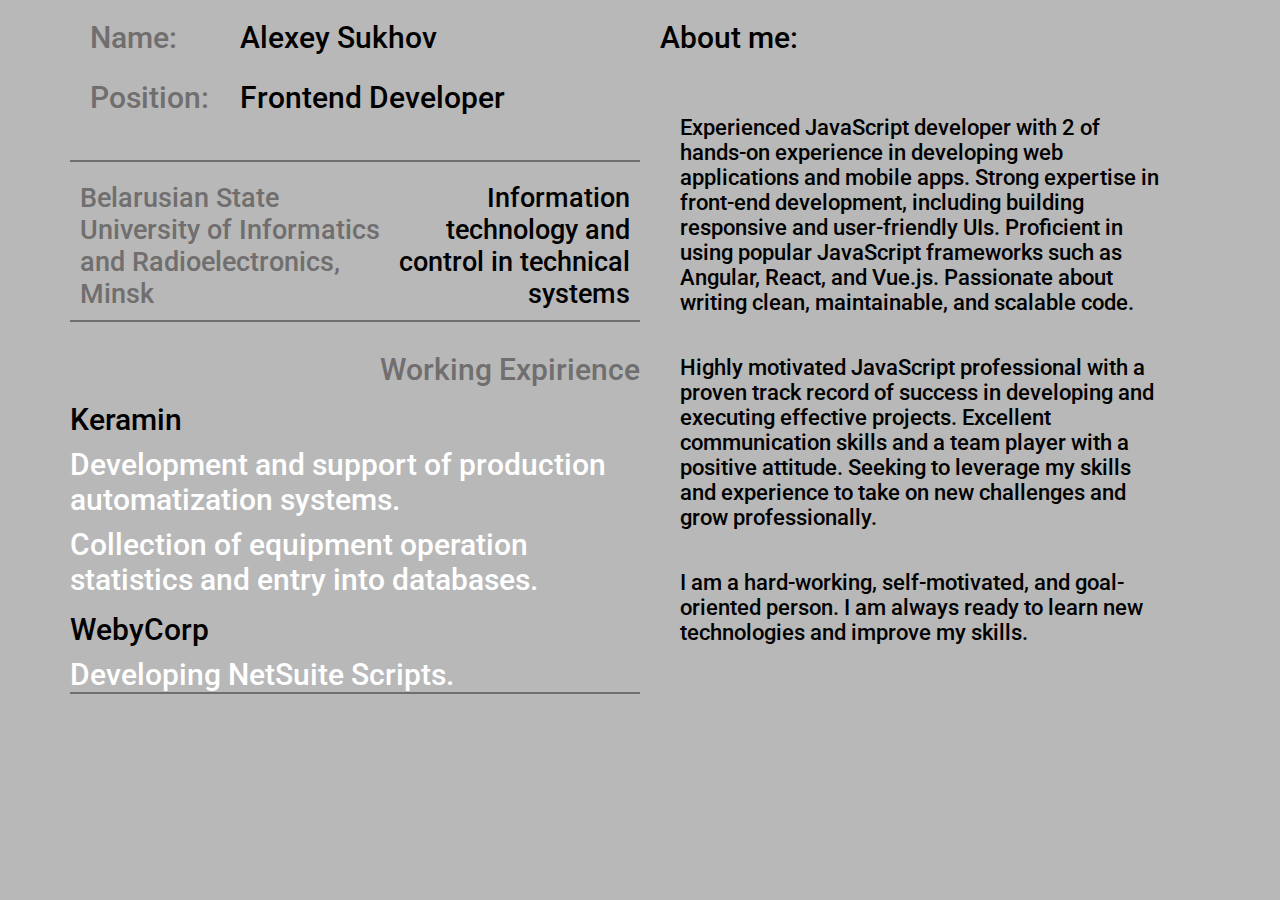
<file: cv-for-eng/index.html>
<!DOCTYPE html>
<html lang="en">
  <head>
    <meta charset="UTF-8" />
    <meta http-equiv="X-UA-Compatible" content="IE=edge" />
    <meta name="viewport" content="width=device-width, initial-scale=1.0" />
    <title>Document</title>
    <link rel="stylesheet" href="css/style.css" />
    <link rel="preconnect" href="https://fonts.googleapis.com" />
    <link rel="preconnect" href="https://fonts.gstatic.com" crossorigin />
    <link
      href="https://fonts.googleapis.com/css2?family=Roboto:wght@400;500;700&display=swap"
      rel="stylesheet"
    />
  </head>
  <body>
    <div class="content">
      <div class="container">
        <div class="container__left">
          <div class="name">
            <div class="title__description">Name:</div>
            <div class="title__name">Alexey Sukhov</div>
            <div class="title__description">Position:</div>
            <div class="title__name">Frontend Developer</div>
          </div>

          <div class="education">
            <div class="education__description">
              Belarusian State University of Informatics and Radioelectronics,
              Minsk
            </div>
            <div class="education__title">
              Information technology and control in technical systems
            </div>
          </div>
          <div class="experience">
            <div class="experience__title">Working Expirience</div>
            <div class="experience__container">
              <div class="experience__description">Keramin</div>
              <div class="experience__text">
                <ul>
                  <li>
                    Development and support of production automatization
                    systems.
                  </li>

                  <li>
                    Collection of equipment operation statistics and entry into
                    databases.
                  </li>
                </ul>
              </div>

              <div class="experience__description">WebyCorp</div>
              <div class="experience__text">
                <ul>
                  <li>Developing NetSuite Scripts.</li>
                </ul>
              </div>
            </div>
          </div>
        </div>
        <div class="container__right">
          <div class="about">About me:</div>
          <div class="about__text">
            <p class="about__descr">
              Experienced JavaScript developer with 2 of hands-on experience in
              developing web applications and mobile apps. Strong expertise in
              front-end development, including building responsive and
              user-friendly UIs. Proficient in using popular JavaScript
              frameworks such as Angular, React, and Vue.js. Passionate about
              writing clean, maintainable, and scalable code.
            </p>
            <p class="about__descr">
              Highly motivated JavaScript professional with a proven track
              record of success in developing and executing effective projects.
              Excellent communication skills and a team player with a positive
              attitude. Seeking to leverage my skills and experience to take on
              new challenges and grow professionally.
            </p>
            <p class="about__descr">
              I am a hard-working, self-motivated, and goal-oriented person. I
              am always ready to learn new technologies and improve my skills.
            </p>
            <p></p>
          </div>
        </div>
      </div>
    </div>
  </body>
</html>
</file>
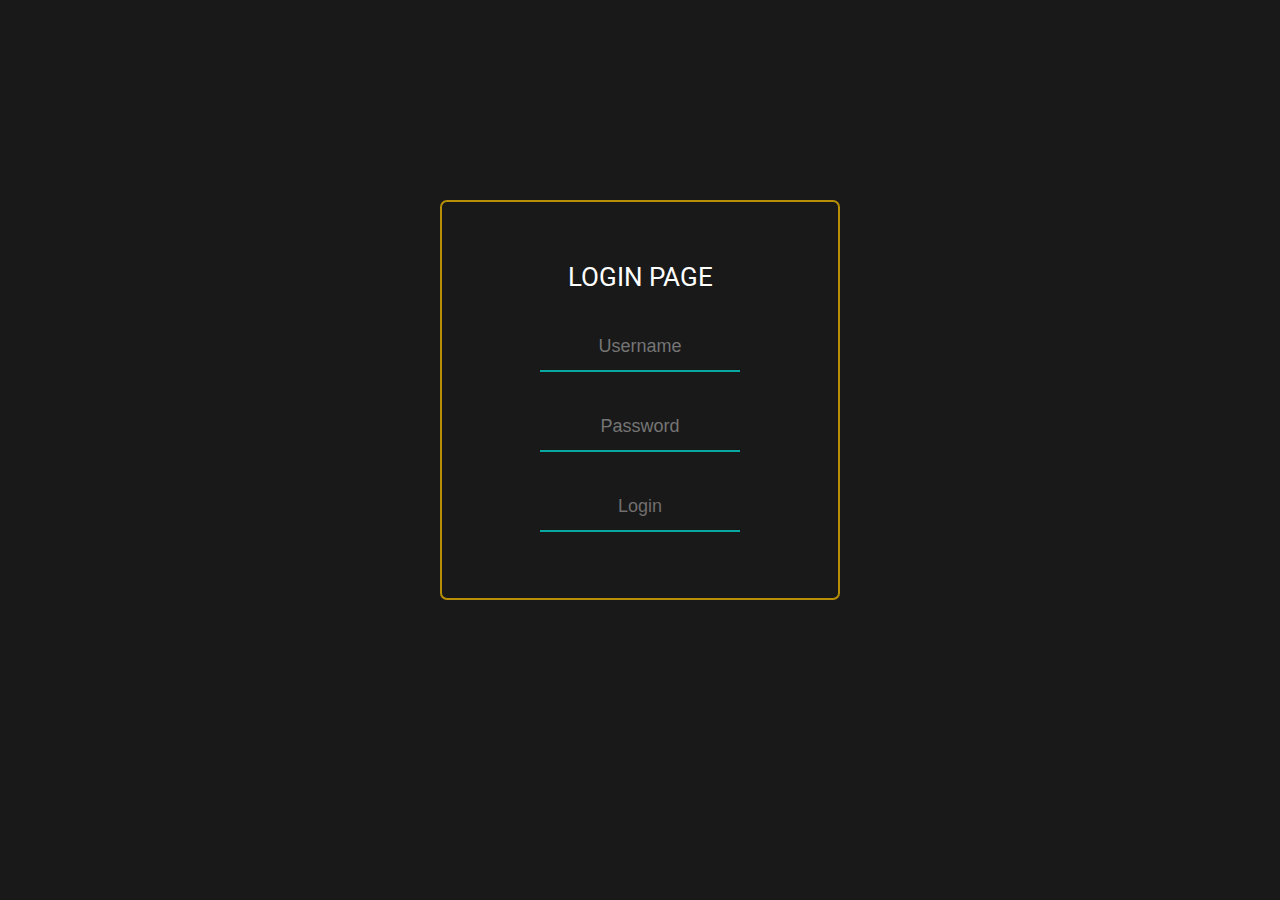
<file: cv/index.html>
<!DOCTYPE html>
<html lang="en">
<head>
    <meta charset="UTF-8">
    <meta http-equiv="X-UA-Compatible" content="IE=edge">
    <meta name="viewport" content="width=device-width, initial-scale=1.0">
    <title>Document</title>
    <link rel="stylesheet" href="css/style.css">
    <link rel="preconnect" href="https://fonts.googleapis.com">
    <link rel="preconnect" href="https://fonts.gstatic.com" crossorigin>
    <link href="https://fonts.googleapis.com/css2?family=Roboto:wght@400;500;700&display=swap" rel="stylesheet">
</head>
<body>
    <div class="login">
        <form action="">
            <div class="login__title">LOGIN PAGE</div>
            <input type="text" placeholder="Username">
            <input type="password" placeholder="Password">
            <button>Login</button>
        </form>
    </div>
    <div class="content">
        <div class="container">
            <div class="name">
                <div class="title__description">Name:</div>
                <div class="title__name">Alexey Sukhov</div>
                <div class="title__photo"><img src="img/w.jpg" alt=""></div>
                <div class="title__description">Position:</div>
                <div class="title__name">Junior Frontend Developer</div>
            </div>

            <div class="education">
                <div class="education__description">Belarusian State University of Informatics and Radioelectronics, Minsk</div>
                <div class="education__title">Information technology and control in technical
                systems
                </div>
            </div>
            <div class="experience">
                <div class="experience__description">Keramin</div>
                <div class="experience__text">
                    <ul>
                        <li>Development and support of production automatization systems.</li>
                        <li>Programming Omron and Siemens controllers.</li>
                        <li>Programming of operator panels.</li>
                        <li>Development and completion of electrical circuits.</li>
                        <li>Collection of equipment operation statistics and entry into databases.</li>
                    </ul>
                    </div>
            </div>
        </div>
    </div>


    <script src="js/script.js"></script>
</body>
</html>
</file>
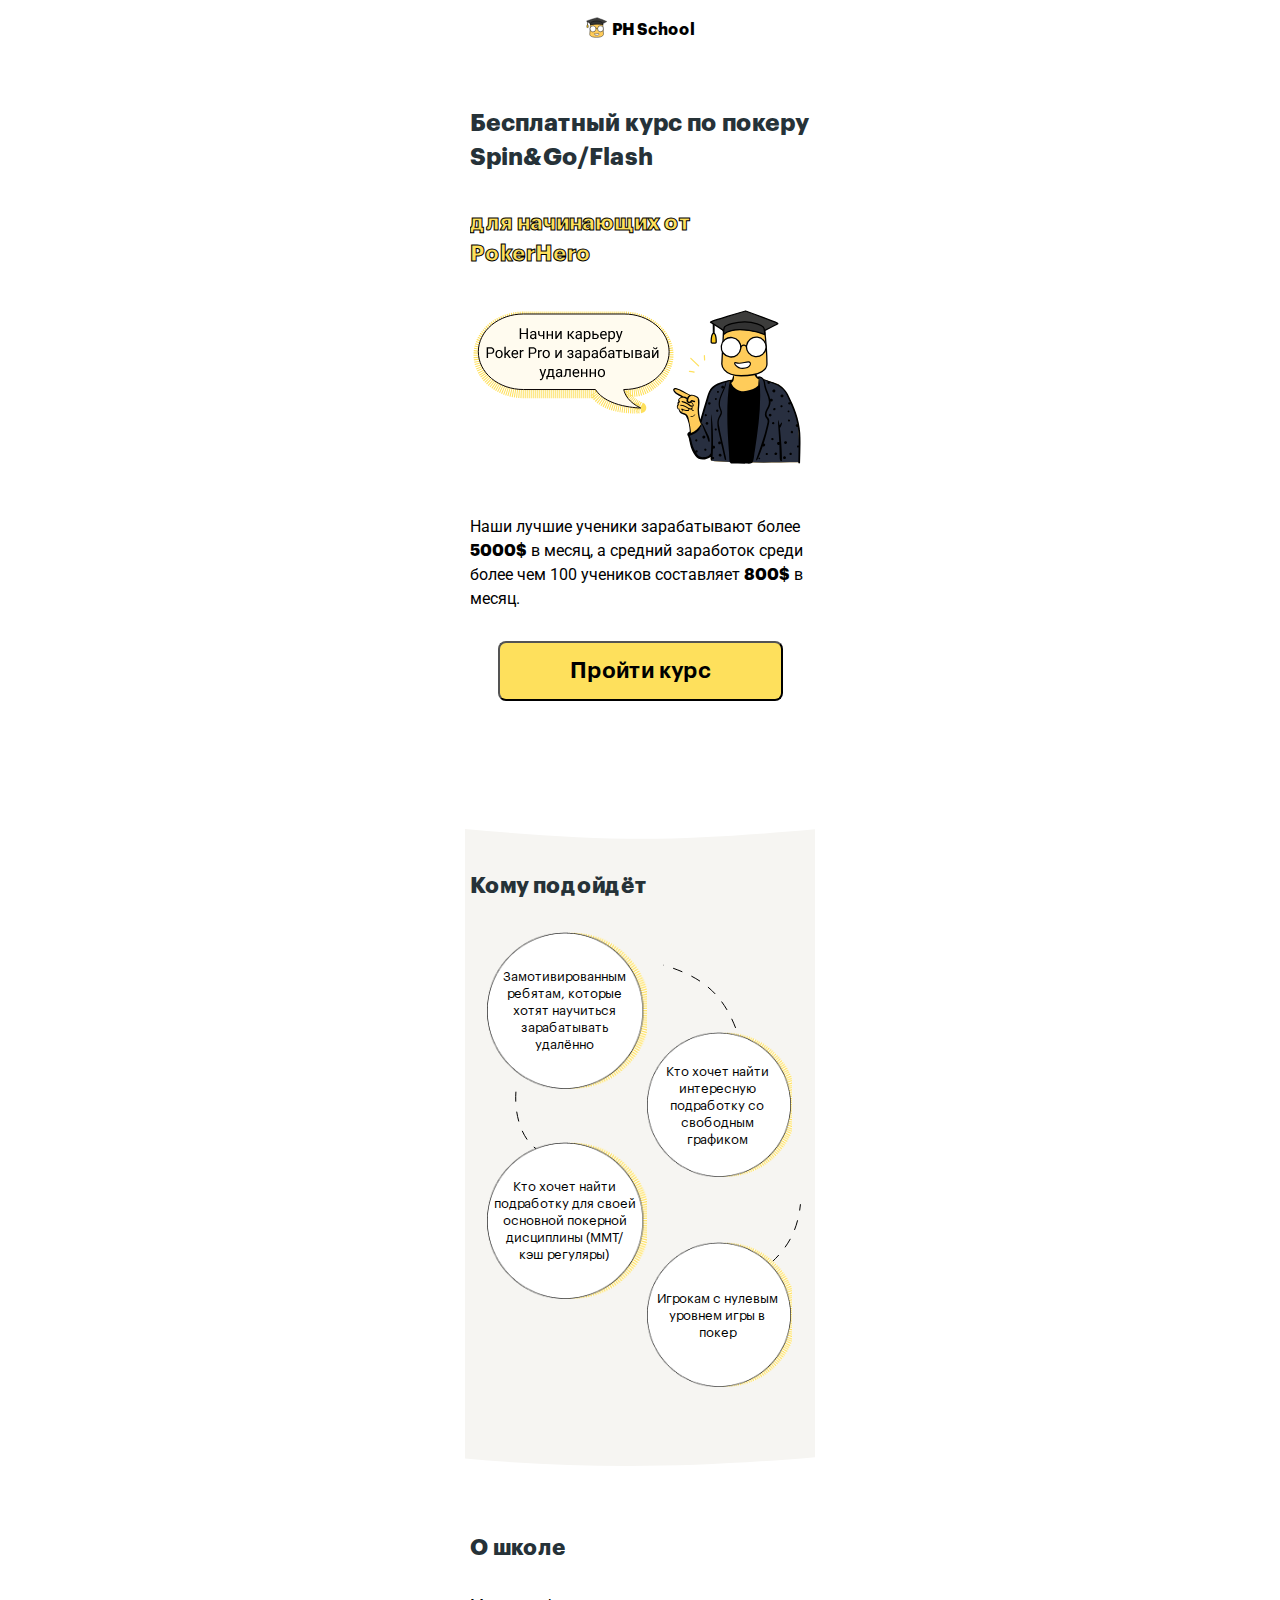
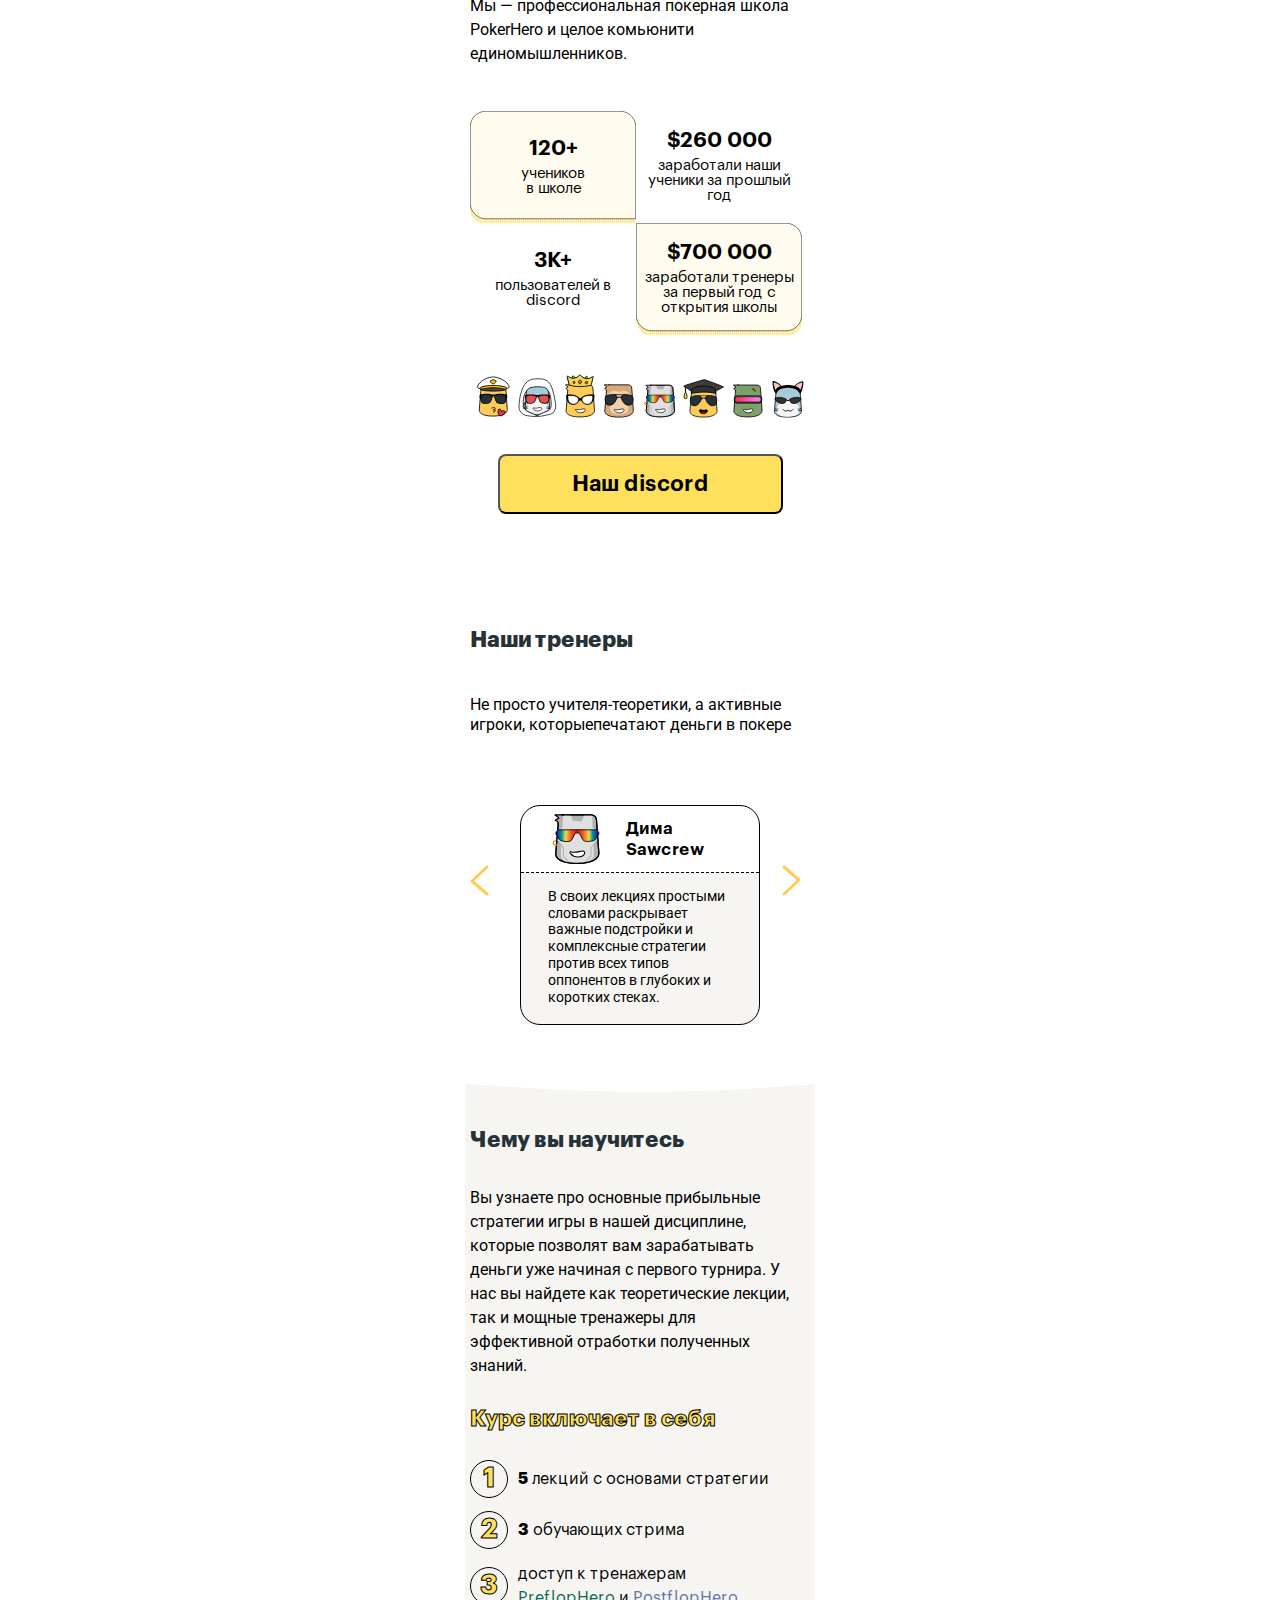
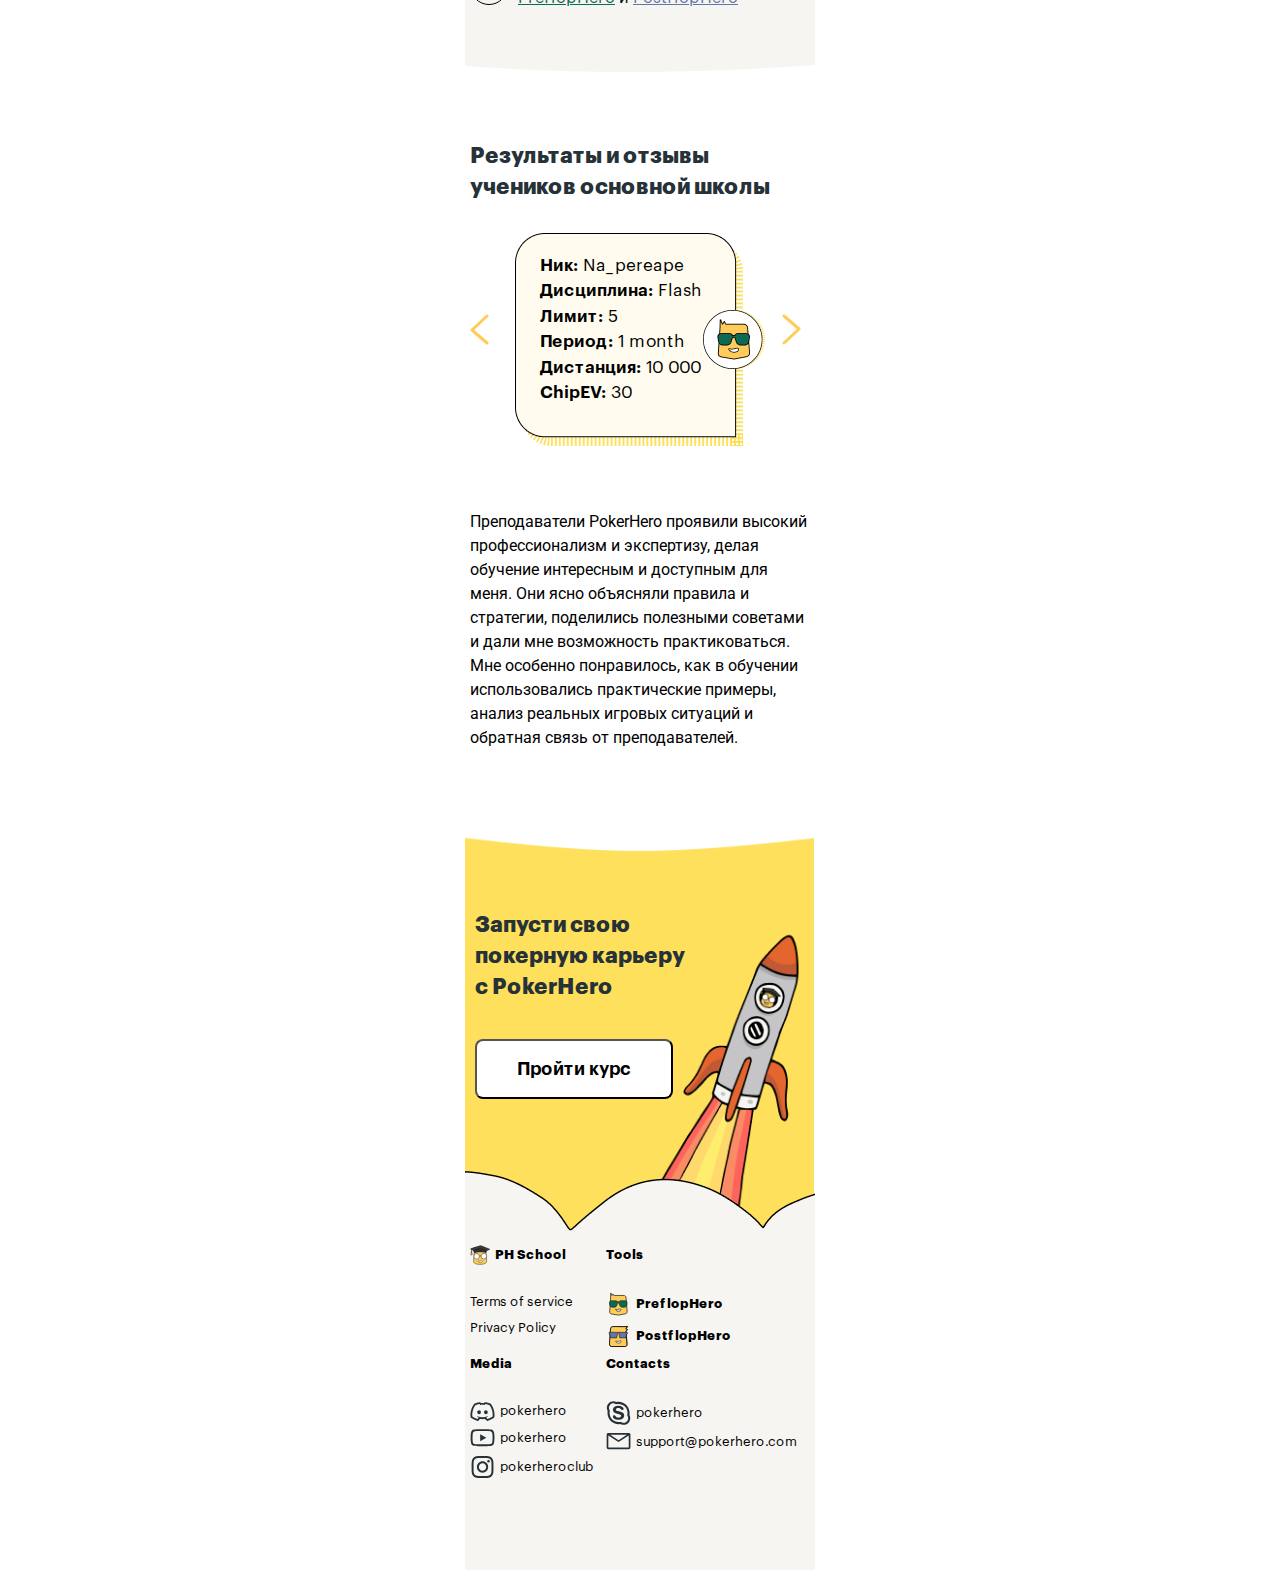
<file: poker-sch/index.html>
<!DOCTYPE html>
<html lang="en">
<head>
    <meta charset="UTF-8">
    <meta http-equiv="X-UA-Compatible" content="IE=edge">
    <meta name="viewport" content="width=device-width, initial-scale=1.0">
    <link rel="stylesheet" href="font/fonts.css">
    <link rel="preconnect" href="https://fonts.googleapis.com">
    <link rel="preconnect" href="https://fonts.gstatic.com" crossorigin>
    <link href="https://fonts.googleapis.com/css2?family=Roboto&display=swap" rel="stylesheet">
    <link rel="stylesheet" href="css/style.css">
    <title>PH School</title>
</head>
<body>
    <!-- <div class="container__mobile"> -->
        <section class="header">
            <div class="container">
                <div class="header__logo"><img src="./icons/logo.svg" alt="ph-logo"><div class="header__logo__text">PH School</div></div>
                <div class="header__title">Бесплатный курс по покеру Spin&Go/Flash</div>
                <div class="header__title header__title__yellow">для начинающих от PokerHero</div>
                <div class="header__side__man_mobile"><img src="./img/man-mobile.svg" alt="man"></div>
                <div class="header__side__text">
                    Начни карьеру Poker Pro</br> и зарабатывай удаленно
                </div>
                <div class="header__descr"><span class="header__descr__add">Покер — интеллектуальная игра, где на дистанции самое важное это скилл и трудолюбие.</span></br></br>
                    Наши лучшие ученики зарабатывают более
                    <span class="money5000"><img src="./img/round.svg" alt="" class="round">5000$</span>
                    в месяц, 
                 a средний заработок среди более чем 100 учеников составляет
                 <span class="money800"><img src="./img/round.svg" alt="" class="round800">800$</span> в месяц. </div>
                 <button class="header__button long">Пройти курс</button>
                <div class="header__side__man"><img src="./img/man.svg" alt="man"></div>
            </div>
        </section>
        <section class="towho">
            <div class="container">
                <div class="towho__title title">Кому подойдёт</div>
                <div class="towho__container">
                    <div class="towho__text">
                        <p>Замотивированным <br class="mobile__breakers">ребятам, которые
                            <br class="mobile__breakers">
                            хотят научиться <br class="mobile__breakers"> зарабатывать <br class="mobile__breakers">удалённо</p>  
                    </div>
                    <div class="towho__text">
                        <p>Кто хочет найти интересную подработку со свободным графиком</p>
                    </div>
                    <div class="towho__text">
                        <p>Кто хочет найти<br class="mobile__breakers">
                            подработку для своей основной покерной дисциплины (MMT/<br class="mobile__breakers">кэш регуляры)</p>
                    </div>
                    <div class="towho__text">
                        <p>Игрокам с нулевым уровнем игры в покер</p>
                    </div>
                    <img src="./img/bg/towho-lines.svg" alt="" class="towho__lines">
                    <img src="./img/bg/towho-bg.svg" alt="" class="towho__bg">
                    <img src="./img/bg/towho-bg-mobile.svg" alt="" class="towho__bg_mobile">
                </div>
            </div>
        </section>
        <section class="about">
            <div class="container">
                <div class="about__title title">О школе</div>
                <div class="about__wrapper">
                    <div class="about__container__left">
                        <div class="about__descr">Мы — профессиональная покерная школа PokerHero и целое комьюнити единомышленников. </div>
                        <img src="./img/photos.svg" alt="photos">
                        <button class="about__button long">Наш discord</button>
                    </div>
                    <div class="about__cross">
                        <div class="about__cross__elem">
                            <div class="about__cross__elem_title">120+</div>
                            <div class="about__cross__elem_descr"><p>учеников<br>в школе</p></div>
                        </div>
                        <div class="about__cross__elem">
                            <div class="about__cross__elem_title">$260 000</div>
                            <div class="about__cross__elem_descr"><p>заработали наши ученики за прошлый год</p></div>
                        </div>
                        <div class="about__cross__elem">
                            <div class="about__cross__elem_title">3К+</div>
                            <div class="about__cross__elem_descr"><p>пользователей в discord</p></div>
                        </div>
                        <div class="about__cross__elem">
                            <div class="about__cross__elem_title">$700 000</div>
                            <div class="about__cross__elem_descr"><p>заработали тренеры за первый год с открытия школы</p></div>
                        </div>
                    </div>
                </div>
            </div>
        </section>
        <section class="coaches">
            <div class="container">
                <div class="coaches__title title">Наши тренеры</div>
            <div class="coaches__descr">Не просто учителя-теоретики,<br>
                а активные игроки, которые<br>печатают деньги в покере
            </div>
            <img src="./img/line.svg" alt="line" class="line">

            <div class="coaches__cards">
                
            <button class="prev prev__filled" id="coachesPrev"></button>
            <button class="next next__filled" id="coachesNext"></button>
                <div class="coaches__card">
                    <div class="coaches__card__title">
                        <div class="card__img"><img src="./img/coaches/gunpowder.svg" alt="Gunpowder"></div>
                        <p>Maкс<br>Gunpowder</p>
                    </div>
                    <div class="coaches__card__descr">
                        Мастер игры с любителями, в школе проводит обучающие стримы на которых раскрывает важнейшие аспекты эксплойтной игры.
                    </div>
                </div>
                <div class="coaches__card">
                    <div class="coaches__card__title">
                        <div class="card__img"><img src="./img/coaches/playerok.svg" alt="playerOK"></div>
                        <p>Илья PlayerOK</p>
                    </div>
                    <div class="coaches__card__descr">
                        Мастер флешей/нитро, проводит в школе теоретические занятия, рассказывая о тенденциях, стратегиях и фишках игры в коротких стеках. 
                    </div>
                </div>

                <div class="coaches__card coaches__card_main">
                    <div class="coaches__card__title">
                        <div class="card__img"><img src="./img/coaches/sawcrew.svg" alt="Sawcrew"></div>
                        <p>Дима<br>Sawcrew</p>
                    </div>
                    <div class="coaches__card__descr">
                        В своих лекциях простыми словами раскрывает важные подстройки и комплексные стратегии против всех типов оппонентов в глубоких и коротких стеках. 
                    </div>
                </div>

                <div class="coaches__card">
                    <div class="coaches__card__title">
                        <div class="card__img"><img src="./img/coaches/sorokabeloboka.svg" alt="Sorokabeloboka"></div>
                        <p>Влад<br>Sorokabeloboka</p>
                    </div>
                    <div class="coaches__card__descr">
                        Специалист по игре против сильных оппонентов, на своих практических занятиях разбирает игру учеников а также даёт ультимативные фишки и эксплойты против регов.
                    </div>
                </div>
                <div class="coaches__card">
                    <div class="coaches__card__title">
                        <div class="card__img"><img src="./img/coaches/gunpowder.svg" alt="Gunpowder"></div>
                        <p>Maкс<br>Gunpowder</p>
                    </div>
                    <div class="coaches__card__descr">
                        Мастер игры с любителями, в школе проводит обучающие стримы на которых раскрывает важнейшие аспекты эксплойтной игры.
                    </div>
                </div>
                <div class="coaches__card">
                    <div class="coaches__card__title">
                        <div class="card__img"><img src="./img/coaches/belyi.svg" alt="Belyi"></div>
                        <p>Серега<br>Belyi</p>
                    </div>
                    <div class="coaches__card__descr">
                        Топ гриндер нитро на Winamax, проводит обучающие стримы для игроков низких и средних лимитов.
                    </div>
                </div>
                <div class="coaches__card">
                    <div class="coaches__card__title">
                        <div class="card__img"><img src="./img/coaches/svalse.svg" alt="Svalse"></div>
                        <p>Саша<br>Svalse</p>
                    </div>
                    <div class="coaches__card__descr">
                        Бывший ученик школы, ставший полноценным тренером. Проводит разборы баз для учеников а также практические занятия. 
                    </div>
                </div>
                <div class="coaches__card">
                    <div class="coaches__card__title">
                        <div class="card__img"><img src="./img/coaches/dirtyflavor.svg" alt="DirtyFlavor"></div>
                        <p>Вова<br>DirtyFlavor</p>
                    </div>
                    <div class="coaches__card__descr">
                        Ученик PlayerOK, недавно ставший тренером. Помогает ребятам с низких лимитов закреплять свои свежеприобретенные знания.
                    </div>
                </div>
            </div>
            </div>
        </section>
        <seaction class="learn">
            <div class="container">                    
                <img src="./img/bg/plan.svg" alt="" class="learn__bg">
                <img src="./img/bg/plan-mobile.svg" alt="bg" class="learn__bg__mobile">
                <div class="learn__title title">Чему вы научитесь</div>
                <div class="learn__container">
                    <div class="learn__descr">Вы узнаете про основные прибыльные стратегии игры в нашей дисциплине,<br>
                        которые позволят вам зарабатывать деньги уже начиная с первого турнира. У нас вы найдете как теоретические лекции, так и мощные тренажеры для эффективной отработки полученных знаний.</div>
                    <div class="learn__incl">
                        <div class="learn__incl__title">
                            Курс включает в себя
                        </div>
                        <ol>
                            <li class="learn__incl__elem">
                                <p><span>5</span> лекций с основами стратегии</p>
                            </li>
                            <li class="learn__incl__elem">
                                <p><span>3</span> обучающих стрима</p>
                            </li>
                            <li class="learn__incl__elem">
                                <p>доступ к тренажерам <a href="https://preflophero.com/" class="preflop"><br class="mobile__breakers">PreflopHero</a> и <a href="https://app.postflophero.com/" class="postflop">PostflopHero</a></p>
                            </li>
                        </ol>
                    </div>
                </div>
            </div>

        </seaction>
        <section class="review">
            <div class="container">
                <div class="review__title title">Результаты и отзывы учеников основной школы</div>
                <div class="review__container">
                    <div class="review__elem">                
                        <div class="review__card">
                            <span>Ник:</span>Bukinist<br>
                            <span>Дисциплина:</span>?<br>
                            <span>Лимит:</span>?<br>
                            <span>Период:</span>?<br>
                            <span>Дистанция:</span>?<br>
                            <span>ChipEV:</span>?
                            </div>
                        <div class="review__descr">Всем привет, мне школа помогла пережить один наверное из самых сложных этапов в жизни. Работал в крупной компании 12 лет и почти ничего не предвещало беды, но начались чистки оппозиционно настроенных людей. Несколько месяцев в школе до этого момента позволили выйти на доходы сопоставимые с зарплатой (1000$), поэтому процесс расставания с работой произошел очень безболезненно. А продолжение обучения в школе в последующий год принесли в 1.5 раза больше чем если бы оставался там работать.</div>
                    </div>
                    <div class="review__elem review__elem_main">                
                        <div class="review__card">
                        <span>Ник:</span> Na_pereape<br>
                        <span>Дисциплина:</span> Flash<br>
                        <span>Лимит:</span> 5<br>
                        <span>Период:</span> 1 month<br>
                        <span>Дистанция:</span> 10 000<br>
                        <span>ChipEV:</span> 30
                        </div>
                        <div class="review__descr">Преподаватели PokerHero проявили высокий профессионализм и экспертизу, делая обучение интересным и доступным для меня. Они ясно объясняли правила и стратегии, поделились полезными советами и дали мне возможность практиковаться.
                            Мне особенно понравилось, как в обучении использовались практические примеры, анализ реальных игровых ситуаций и обратная связь от преподавателей.
                        </div>
                    </div>
                    <div class="review__elem">                
                        <div class="review__card">
                            <span>Ник:</span>Sanychamid<br>
                            <span>Дисциплина:</span><br>
                            <span>Лимит:</span>25<br>
                            <span>Период:</span>1 год<br>
                            <span>Дистанция:</span>?<br>
                            <span>ChipEV:</span>?
                            </div>
                        <div class="review__descr">Я Дима. Пришёл в школу играя 10 лимит, через месяц был уже на 25. Год сотрудничаем и я остаюсь дальше. За всё время только положительные впечатления, начиная от непосредственно покерных моментов: тренеров, материалов, софта, заканчивая околопокерными: тех. поддержкой, решением разных вопросов, стремлением управляющих сделать школу лучше и для учеников, и для школы. Как итог –замечательная система win-win получается, с постоянным стремлением её улучшить.</div>
                    </div>
                </div>
                <div class="review__buttons">
                    <button class="prev" id="reviewPrev"></button>
                    <button class="next" id="reviewNext"></button>
                </div>
            </div>
        </section>

        <section class="rocket">
            <div class="container">
                <div class="rocket__title title">Запусти свою покерную карьеру<br>с PokerHero</div>
                <button class="long">Пройти курс</button>
                <img src="./img/bg/rocket.svg" alt="" class="rocket__bg">
                <img src="./img/bg/rocket-mobile.png" alt="" class="rocket__bg__mobile">
            </div>


        </section>
        <div class="footer__wrapper">
            <section class="footer">
                <div class="container">
                    <img class="footer__bg__mobile" src="./img/bg/footer-mobile.png" alt="">
                    <div class="footer__bg_wr">                    
                        <img class="footer__bg" src="./img/bg/footer.png" alt=""> 
                    </div>
                <div class="footer__elem">
                    <div class="footer__elem__title">
                        <img src="./icons/logo.svg" alt="logo" class="footer__elem__title__img">
                        <div class="footer__elem__title__descr">PH School</div>
                    </div>
                    <a href="#" class="footer__elem__link">Terms of service</a>
                    <a href="#" class="footer__elem__link">Privacy Policy</a>
                </div>
                <div class="footer__elem">
                    <div class="footer__elem__title">
                        <div class="footer__elem__title__descr">Tools</div>
                    </div>
                    <a href="https://preflophero.com/" class="footer__elem__link footer__elem__link_bold">
                        <div class="footer__elem_img">
                            <img src="./icons/footer/preflop.svg" alt="preflop">
                        </div>
                        PreflopHero
                    </a>
                    <a href="https://app.postflophero.com/" class="footer__elem__link footer__elem__link_bold">    
                        <div class="footer__elem_img">
                            <img src="./icons/footer/postflop.svg" alt="postflop">
                        </div>       
                        PostflopHero
                    </a>
                </div>
                <div class="footer__elem">
                    <div class="footer__elem__title">
                        <div class="footer__elem__title__descr">Media</div>
                    </div>
                    <a href="#" class="footer__elem__link">
                        <img src="./icons/footer/discord.svg" alt="ds" class="footer__elem_img">
                        pokerhero
                    </a>
                    <a href="#" class="footer__elem__link">
                        <img src="./icons/footer/yt.svg" alt="yt" class="footer__elem_img">
                        pokerhero
                    </a>
                    <a href="https://www.instagram.com/nft_pokerheroclub/" class="footer__elem__link">
                        <img src="./icons/footer/inst.svg" alt="inst" class="footer__elem_img">
                        pokerheroclub
                    </a>
                </div>
                <div class="footer__elem">
                    <div class="footer__elem__title">
                        <div class="footer__elem__title__descr">Contacts</div>
                    </div>
                    <a href="https://join.skype.com/invite/hUXNncXpufCR" class="footer__elem__link">
                        <img src="./icons/footer/skype.svg" alt="skype" class="footer__elem_img">
                        pokerhero
                    </a>
                    <a href="mailto: support@pokerhero.com" class="footer__elem__link">
                        <img src="./icons/footer/letter.svg" alt="letter" class="footer__elem_img">
                        support@pokerhero.com
                    </a>
                    </div>
                </div>
            </section>
        </div>

    <!-- </div> -->
    <script src="./scripts/script.js"></script>
</body>
</html>
</file>
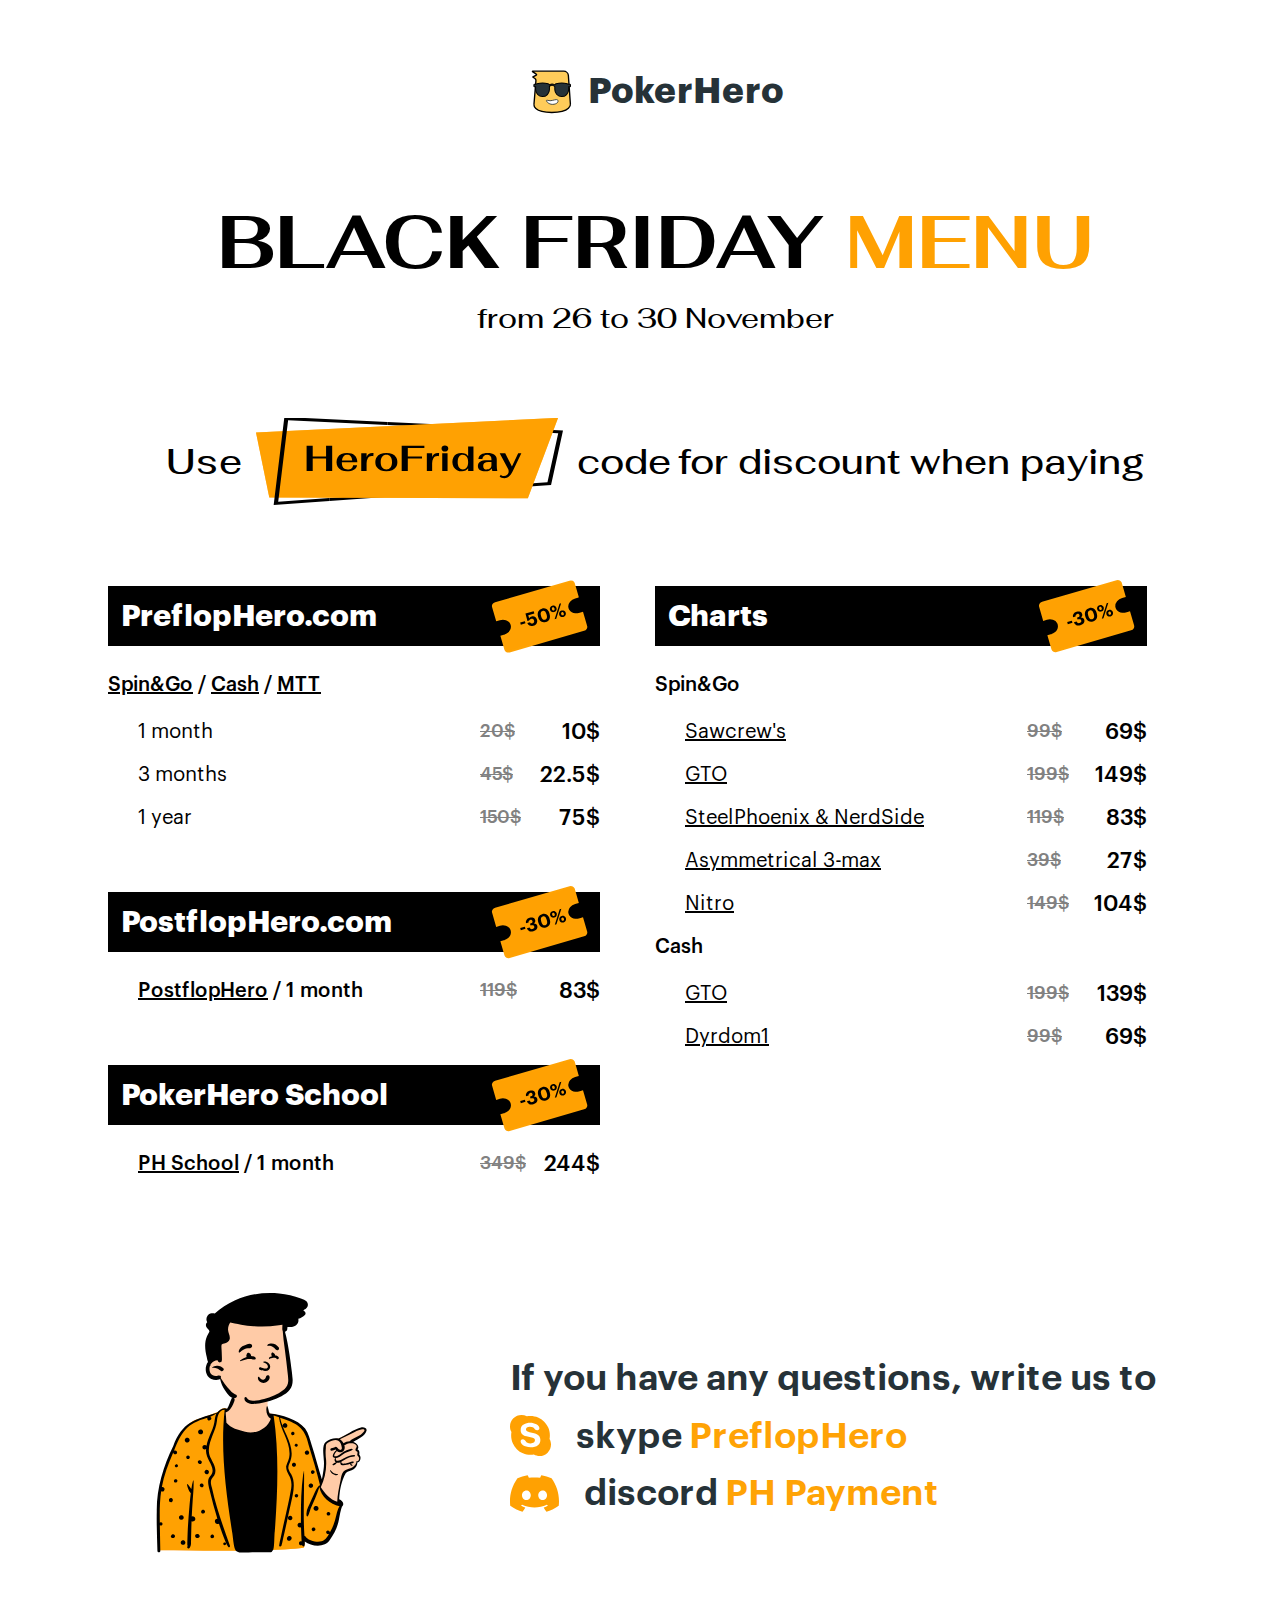
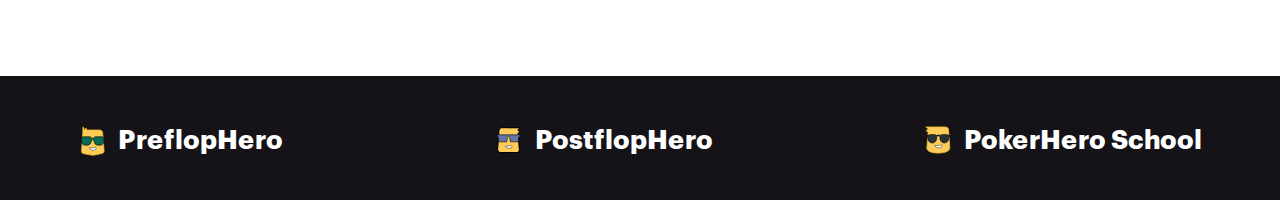
<file: pokerhero/index.html>
<!DOCTYPE html>
<html lang="en">
<head>
    <meta charset="UTF-8">
    <meta http-equiv="X-UA-Compatible" content="IE=edge">
    <meta name="viewport" content="width=device-width, initial-scale=1.0">
    <title>PokerHero - Black friday</title>
    <meta name="description" content="Poker trainer for spin and go and cash 6-max. Allow to memorize charts. Best couches share their strategy with you.">
    <meta name="keywords" content="poker cash strategy, poker spin and go strategy, poker preflop charts, poker charts to memorize, texas holdem strategies, best poker training sites, poker training site, poker traning, poker training">
    <link rel="stylesheet" href="css/fonts.css">
    <link rel="stylesheet" href="css/style.css">
    <link rel="icon" type="image/x-icon" href="icons/favicon.ico">
</head>
<body>
    <div class="container">
        <div class="logo"><img src="icons/logo.svg" alt="logo">PokerHero</div>
        <div class="title">
            Black friday <span>menu</span> 
        </div>
        <div class="subtitle">from 26 to 30 November</div>
        <div class="discount">Use <img src="img/promocode.svg" alt="promocode">code <span>for discount when paying</span></div>

        <div class="menu">
            <div class="menu__item">
                <div class="menu__head"><div class="menu__title">PreflopHero.com</div><img src="icons/discount-50.svg" alt="-50"> </div>
                <div class="menu__subtitle"><a href="https://spin.preflophero.com/">Spin&Go</a> / <a href="https://cash.preflophero.com/">Cash</a> / <a href="https://mtt.preflophero.com/">MTT</a>  </div>
                <div class="menu__cost">
                    <div class="menu__lot">1 month</div>
                    <div class="menu__price"><span>20$</span>10$</div>
                </div>
                <div class="menu__cost">
                    <div class="menu__lot">3 months</div>
                    <div class="menu__price"><span>45$</span>22.5$</div>
                </div>
                <div class="menu__cost">
                    <div class="menu__lot">1 year</div>
                    <div class="menu__price"><span>150$</span>75$</div>
                </div>
            </div>
            <div class="menu__item">
                <div class="menu__head"><div class="menu__title">PostflopHero.com</div><img src="icons/discount-30.svg" alt="-30"> </div>
                <div class="menu__cost">
                    <div class="menu__lot bold"><a href="https://app.postflophero.com/">PostflopHero</a> / 1 month</div>
                    <div class="menu__price"><span>119$</span>83$</div>
                </div>
            </div>
            <div class="menu__item">
                <div class="menu__head"><div class="menu__title">PokerHero School</div><img src="icons/discount-30.svg" alt="-30"> </div>
                <div class="menu__cost">
                    <div class="menu__lot bold"><a href="https://forum.gipsyteam.ru/index.php?viewtopic=163630">PH School</a> / 1 month</div>
                    <div class="menu__price"><span>349$</span>244$</div>
                </div>
            </div>
            <div class="menu__item">
                <div class="menu__head"> <div class="menu__title">Charts</div><img src="icons/discount-30.svg" alt="-30"> </div>
                <div class="menu__subtitle">Spin&Go</div>
                <div class="menu__cost">
                    <div class="menu__lot"><a href="https://preflophero.com/sawcrew.html">Sawcrew's</a></div>
                    <div class="menu__price"><span>99$</span>69$</div>
                </div>  
                <div class="menu__cost">
                    <div class="menu__lot"><a href="https://preflophero.com/gto-spin-and-go.html">GTO</a></div>
                    <div class="menu__price"><span>199$</span>149$</div>
                </div>
                <div class="menu__cost">
                    <div class="menu__lot"><a href="https://preflophero.com/SP&NS-pack.html">SteelPhoenix & NerdSide</a></div>
                    <div class="menu__price"><span>119$</span>83$</div>
                </div>
                <div class="menu__cost">
                    <div class="menu__lot"><a href="https://preflophero.com/asymmetrical-3max.html">Asymmetrical 3-max</a></div>
                    <div class="menu__price"><span>39$</span>27$</div>
                </div>
                <div class="menu__cost">
                    <div class="menu__lot"><a href="https://preflophero.com/nitro.html">Nitro</a></div>
                    <div class="menu__price"><span>149$</span>104$</div>
                </div>
                <div class="menu__subtitle">Cash</div>
                <div class="menu__cost">
                    <div class="menu__lot"><a href="https://preflophero.com/gto-cash.html">GTO</a></div>
                    <div class="menu__price"><span>199$</span>139$</div>
                </div>
                <div class="menu__cost">
                    <div class="menu__lot"><a href="https://preflophero.com/dyrdom1.html">Dyrdom1</a></div>
                    <div class="menu__price"><span>99$</span>69$</div>
                </div>
            </div>
        </div>

        <div class="social">
            <img src="img/man.svg" alt="man" class="social__pic">
            <div class="social__links">
                If you have any questions, write us to 
                <a href="https://join.skype.com/invite/hUXNncXpufCR"><img src="icons/skype.svg" alt="skype">skype <span>PreflopHero</span></a>
                <a href="https://discord.com/invite/NxZ8WkE"><img src="icons/discord.svg" alt="discord">discord <span>PH Payment</span></a>
            </div>
        </div>
    </div>
    <footer class="footer">
        <div class="footer__link">
            <a href="https://preflophero.com/"><img src="icons/logo-green.svg" alt="l-green">PreflopHero</a>
            <a href="https://app.postflophero.com/"><img src="icons/logo-blue.svg" alt="l-blue">PostflopHero</a>
            <a href="https://forum.gipsyteam.ru/index.php?viewtopic=163630"><img src="icons/logo-black.svg" alt="l-black">PokerHero School</a>
        </div>
    </footer>
</body>
</html>
</file>
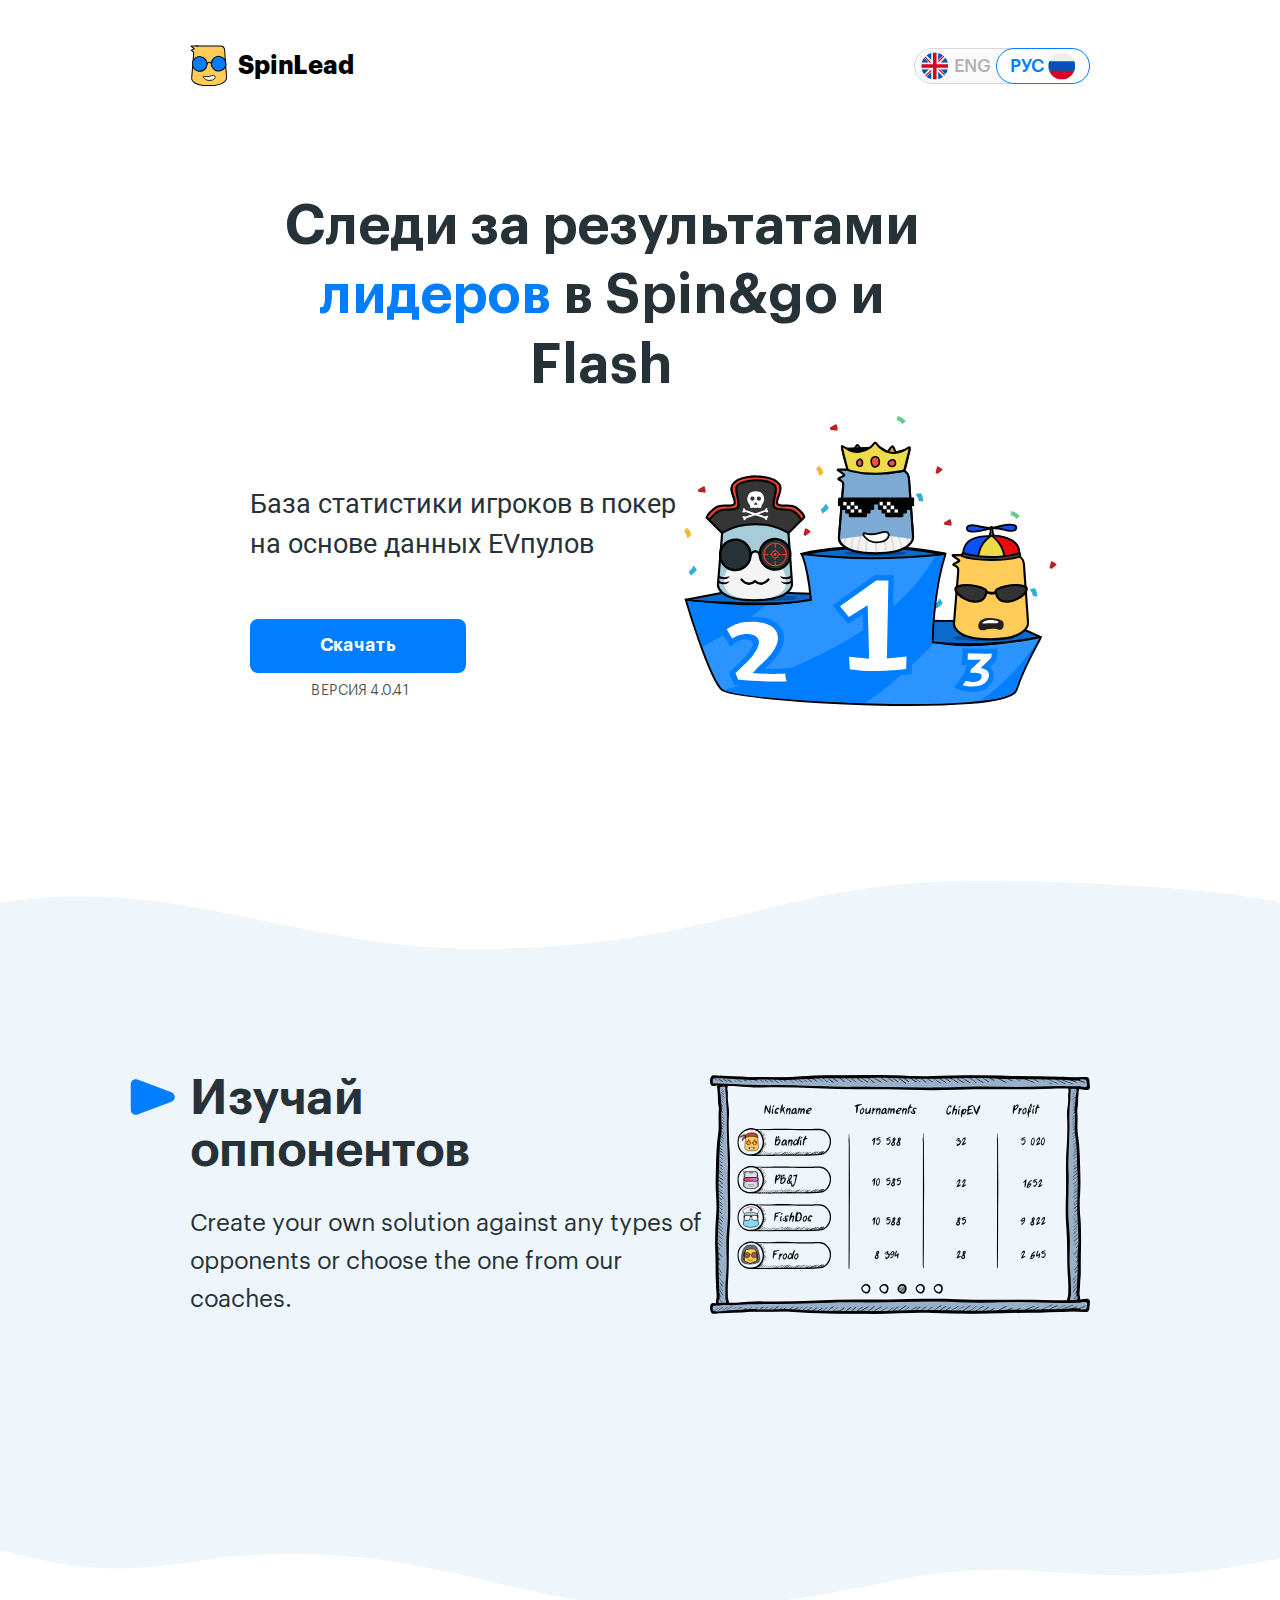
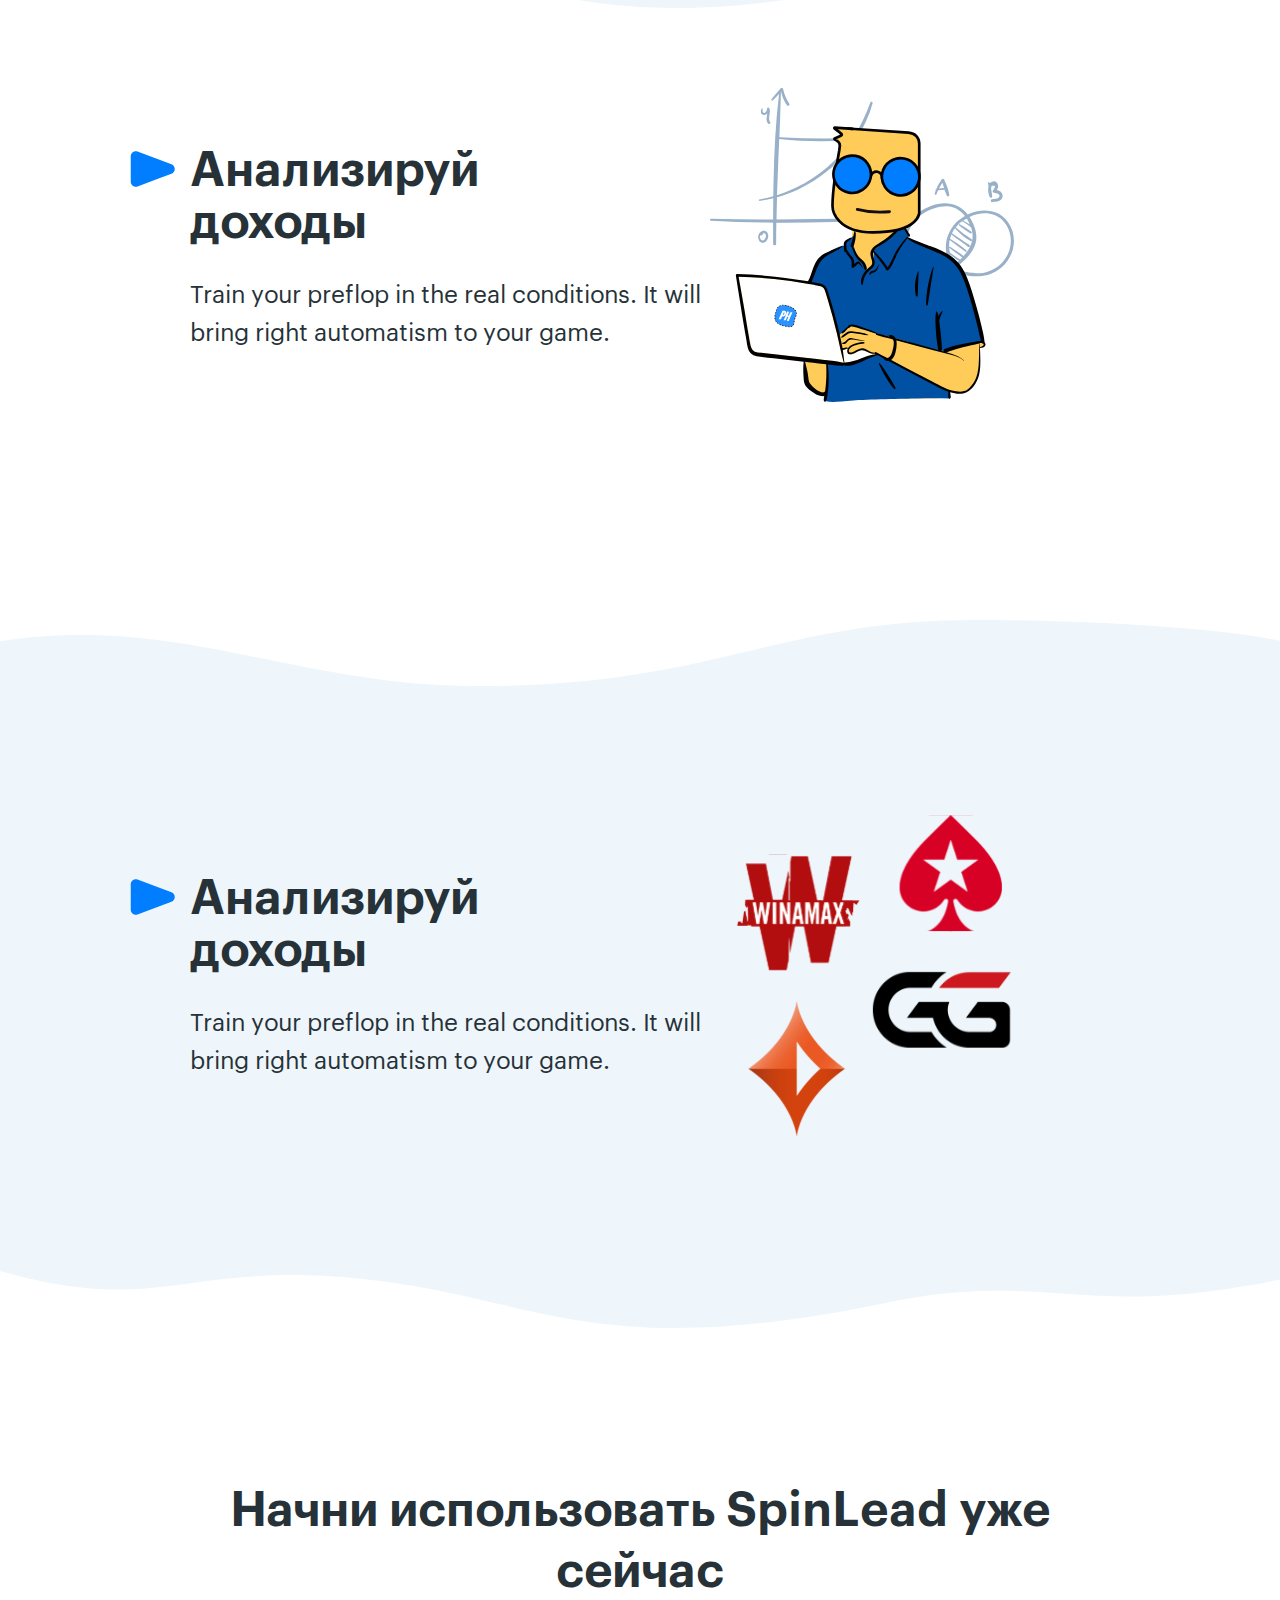
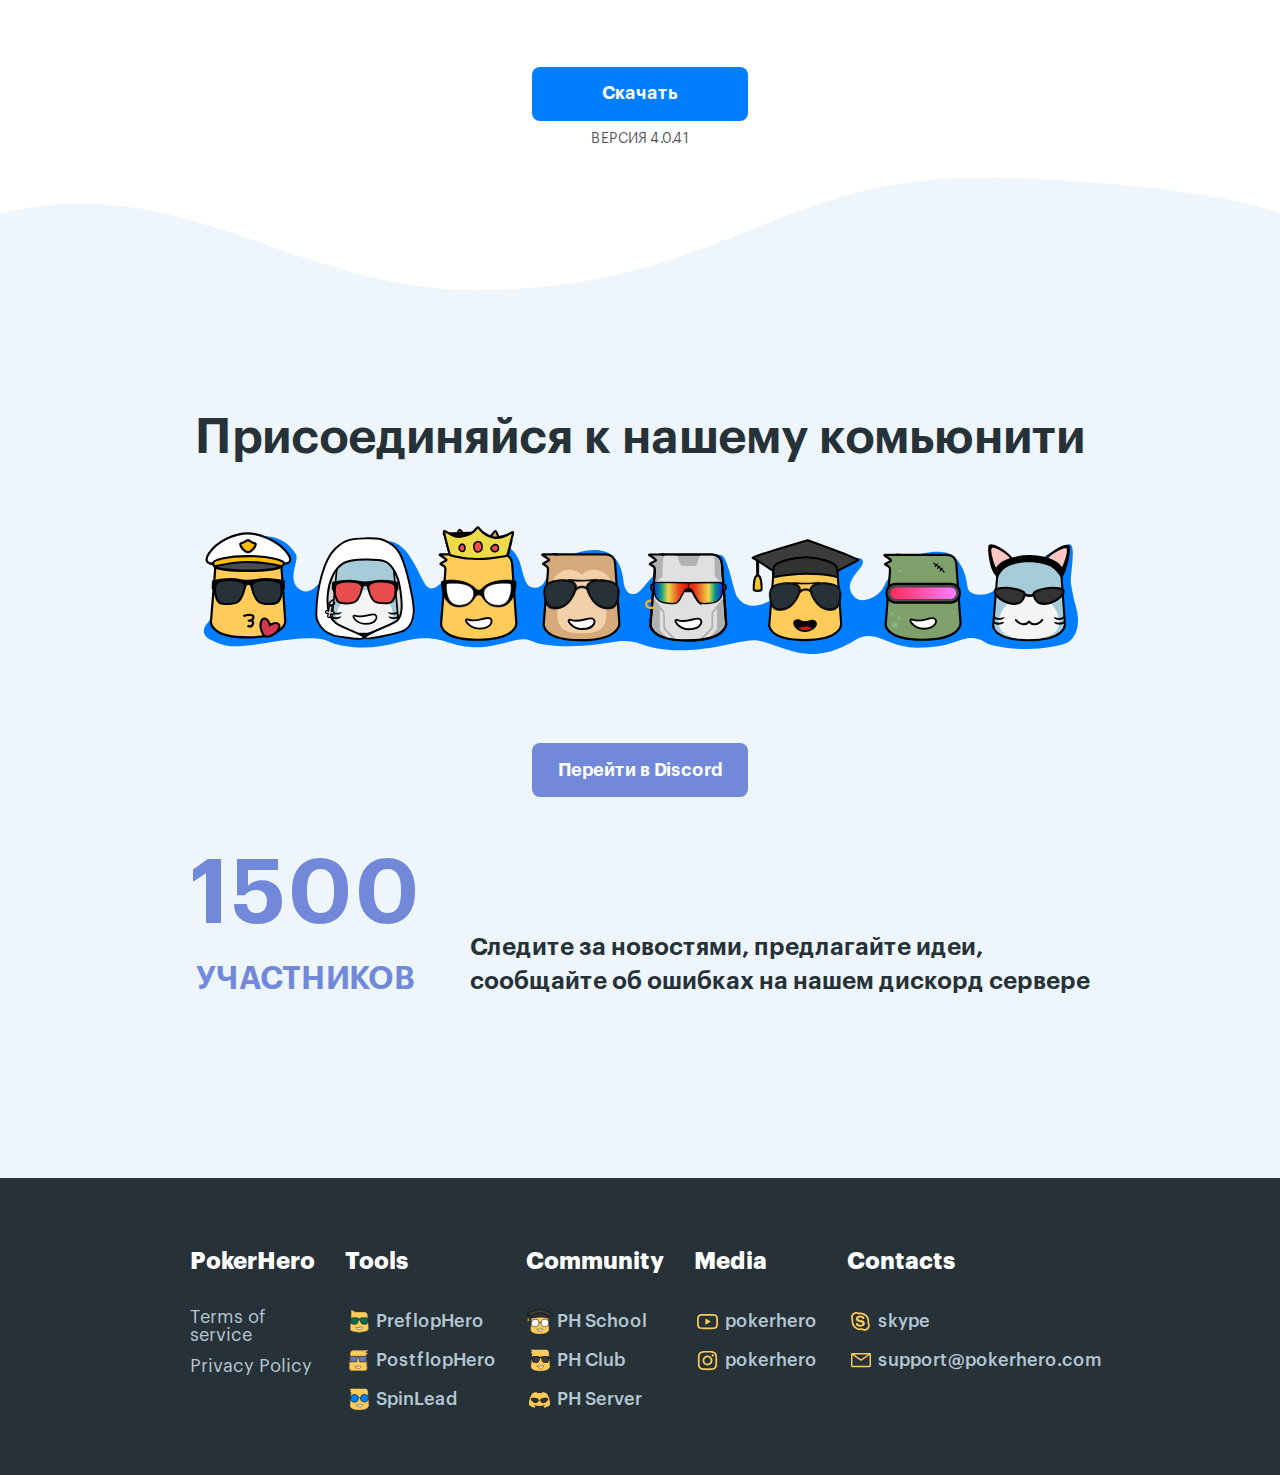
<file: spinlead/index.html>
<!DOCTYPE html>
<html lang="en">
<head>
    <meta charset="UTF-8">
    <meta http-equiv="X-UA-Compatible" content="IE=edge">
    <meta name="viewport" content="width=device-width, initial-scale=1.0">
    <link rel="stylesheet" href="font/fonts.css">
    <link rel="preconnect" href="https://fonts.googleapis.com">
    <link rel="preconnect" href="https://fonts.gstatic.com" crossorigin>
    <link href="https://fonts.googleapis.com/css2?family=Roboto&display=swap" rel="stylesheet">
    <link rel="stylesheet" href="css/style.css">
    <title>SpinLead</title>
</head>
<body>
    <section class="menu">
        <div class="container">
            <div class="menu__wrapper">
                <div class="menu__logo">
                    <img src="icons/logo.svg" alt="logo" class="menu__img">
                    <div class="menu__logo-text">SpinLead</div>
                </div>
                <div class="menu__lang">
                    <a href="index-eng.html"><div class="lang"><img src="icons/united-kingdom.svg" alt="eng" class="lang__img">ENG</div></a>
                    <a href="index.html"><div class="lang lang__active">РУС<img src="icons/russia.svg" alt="eng" class="lang__img"></div></a>
                </div>
            </div>
        </div>
    </section>
    <section class="main">
        <div class="container">
            <div class="main__wrapper">
                <div class="title">Следи за результатами <span>лидеров</span> в Spin&go и Flash</div>
                <div class="main__text">База статистики игроков в покер на основе данных EVпулов</div>
                <div class="main__download">
                    <a href=""> 
                        <button class="button__download">Скачать</button>
                    </a>
                    <div class="button__description">ВЕРСИЯ 4.0.41</div>
                </div>
                <div class="main__img"><img src="img/base.svg" alt="base"></div>

                
            </div>

        </div>
    </section>
    
    <section class="opponents wave">
        <svg class="ph-main__wave section-1" width="100%" height="100%" viewBox="0 0 1440 930" preserveAspectRatio="none" fill="none" xmlns="http://www.w3.org/2000/svg">
            <path d="M-2 854.603V28.4469C197.785 -8.98305 331.713 86.8375 535.987 86.8375C803.606 86.8375 872.704 -0.000116726 1097.18 0C1216.19 6.18857e-05 1375.53 9.98146 1444 28.4469V865.38C1212.96 921.129 1179.4 852.856 997.851 896.821C666 977.188 605.576 889.335 405.79 865.38C206.005 841.425 181.24 916.011 -2 854.603Z" fill="#EEF6FB"/>
        </svg>
        <div class="container">
            <div class="opponents__wrapper section__wrapper">
                <div class="opponents__item item">
                    <div class="item__title"><img src="icons/polygon.svg" alt="poly">Изучай оппонентов</div>
                    <div class="item__descr">Create your own solution against any types of opponents or choose the one from our coaches.
                    </div>
            </div>
                <div class="opponents__item item"><div class="item__img"><img src="img/table.svg" alt=""></div></div>
            </div>
        </div>

    </section>
    <section class="income">
        <div class="container">
            <div class="income__wrapper section__wrapper">
                <div class="income__item item">
                    <div class="item__title"><img src="icons/polygon.svg" alt="poly">Анализируй доходы</div>
                    <div class="item__descr">Train your preflop in the real conditions. It will bring right automatism to your game.</div>
                </div>
                <div class="income__item item">
                    <div class="item__img"><img src="img/man.svg" alt=""></div>
                </div>
            </div>
        </div>
    </section>
    <section class="conditions">
        <svg class="ph-main__wave section-1" width="100%" height="100%" viewBox="0 0 1440 930" preserveAspectRatio="none" fill="none" xmlns="http://www.w3.org/2000/svg">
            <path d="M-2 854.603V28.4469C197.785 -8.98305 331.713 86.8375 535.987 86.8375C803.606 86.8375 872.704 -0.000116726 1097.18 0C1216.19 6.18857e-05 1375.53 9.98146 1444 28.4469V865.38C1212.96 921.129 1179.4 852.856 997.851 896.821C666 977.188 605.576 889.335 405.79 865.38C206.005 841.425 181.24 916.011 -2 854.603Z" fill="#EEF6FB"/>
        </svg>
        <div class="container">
            <div class="conditions__wrapper section__wrapper">
                <div class="conditions__item item">
                    <div class="item__title"><img src="icons/polygon.svg" alt="poly">Анализируй доходы</div>
                    <div class="item__descr">Train your preflop in the real conditions. It will bring right automatism to your game.</div>
                </div>
                <div class="conditions__item item">
                    <div class="item__img"><img src="img/logos.svg" alt=""></div>
                </div>
            </div>
        </div>
    </section>
    <section class="start">
        <div class="container">
            <div class="start__wrapper">
                <div class="start__title title">
                    Начни использовать SpinLead уже сейчас
                </div>
                <a href=""> 
                    <button class="button__download">Скачать</button>
                </a>
                <div class="button__description">ВЕРСИЯ 4.0.41</div>
            </div>
        </div>
    </section>
    <section class="community">
        <svg class="ph-main__wave section-1" width="100%" height="100%" viewBox="0 0 1440 930" preserveAspectRatio="none" fill="none" xmlns="http://www.w3.org/2000/svg">
            <path d="M-2 854.603V28.4469C197.785 -8.98305 331.713 86.8375 535.987 86.8375C803.606 86.8375 872.704 -0.000116726 1097.18 0C1216.19 6.18857e-05 1375.53 9.98146 1444 28.4469V865.38C1212.96 921.129 1179.4 852.856 997.851 896.821C666 977.188 605.576 889.335 405.79 865.38C206.005 841.425 181.24 916.011 -2 854.603Z" fill="#EEF6FB"/>
        </svg>
        <div class="container">
            <div class="community__wrapper">
                <div class="community__title title">
                    Присоединяйся к нашему комьюнити
                </div>
                <div class="community__img"><img src="img/community.svg" alt=""></div>
                    <a href="https://discord.com/invite/NxZ8WkE">
                        <button class="button button__link">Перейти в Discord</button>
                    </a>
                <div class="community__bottom">
                    <div class="community__users"><span class="num">1500</span><span class="ds">участников <span class="ds hidden"> в дискорде</span></span></div>
                    <div class="community__descr">Следите за новостями, предлагайте идеи,<br/> сообщайте об ошибках на нашем дискорд сервере</div>
                </div>
            </div>
        </div>
    </section>
    <footer class="footer">
        <div class="container">
           <div class="footer__wrapper">
                <div class="footer__column">
                    <div class="footer__column_title">PokerHero</div>
                    <div class="footer__link">
                        <a href="#" class="light">Terms of service</a>
                    </div>
                    <div class="footer__link">
                        <a href="#" class="light">Privacy Policy</a>
                    </div>
                </div>
                <div class="footer__column">
                    <div class="footer__column_title">Tools</div>
                    <div class="footer__link">
                        <a href="https://preflophero.com/">
                            <div class="link__img">
                                <img src="icons/footer/preflop.svg" alt="preflop" class="link__img">
                            </div>
                            <span>PreflopHero</span>
                        </a>
                    </div>
                    <div class="footer__link">
                        <a href="https://app.postflophero.com/">
                            <div class="link__img">
                                <img src="icons/footer/postflop.svg" alt="postflop" class="link__img">
                            </div>
                            <span>PostflopHero</span>
                        </a>
                    </div>
                    <div class="footer__link">
                        <a href="#">
                            <div class="link__img">
                                <img src="icons/footer/spinlead.svg" alt="spinlead" class="link__img">
                            </div>
                            <span>SpinLead</span>
                        </a>
                    </div>
                </div>
                <div class="footer__column">
                    <div class="footer__column_title">Community</div>
                    <div class="footer__link">
                        <a href="https://forum.gipsyteam.ru/index.php?viewtopic=163630">
                            <div class="link__img">
                                <img src="icons/footer/school.svg" alt="ph-school" class="link__img">
                            </div>
                            <span>PH School</span>
                        </a>
                    </div>
                    <div class="footer__link">
                        <a href="https://pokerheroclub.io/">
                            <div class="link__img">
                                <img src="icons/footer/ph-club.svg" alt="ph-club" class="link__img">
                            </div>
                            <span>PH Club</span>
                        </a>
                    </div>
                    <div class="footer__link">
                        <a href="https://discord.com/invite/NxZ8WkE">
                            <div class="link__img">
                                <img src="icons/footer/ph-server.svg" alt="ph-server" class="link__img">
                            </div>
                            <span>PH Server</span>
                        </a>
                    </div>
                </div>
                <div class="footer__column">
                    <div class="footer__column_title">Media</div>
                    <div class="footer__link">
                        <a href="#">
                            <div class="link__img">
                                <img src="icons/footer/yt.svg" alt="ph" class="link__img">
                            </div>
                            <span>pokerhero</span>
                        </a>
                    </div>
                    <div class="footer__link">
                        <a href="https://www.instagram.com/nft_pokerheroclub/">
                            <div class="link__img">
                                <img src="icons/footer/inst.svg" alt="ph" class="link__img">
                            </div>
                            <span>pokerhero</span>
                        </a>
                    </div>
                </div>
                <div class="footer__column">
                    <div class="footer__column_title">Contacts</div>
                    <div class="footer__link">
                        <a href="https://join.skype.com/invite/hUXNncXpufCR">
                            <div class="link__img">
                                <img src="icons/footer/skype.svg" alt="skype" class="link__img">
                            </div>
                            <span>skype</span>
                        </a>
                    </div>
                    <div class="footer__link">
                        <a href="mailto: support@pokerhero.com">
                            <div class="link__img">
                                <img src="icons/footer/letter.svg" alt="letter" class="link__img">
                            </div>
                            <span>support@pokerhero.com</span>
                        </a>
                    </div>
                </div>
           </div>
        </div>
    </footer>
</body>
</html>
</file>
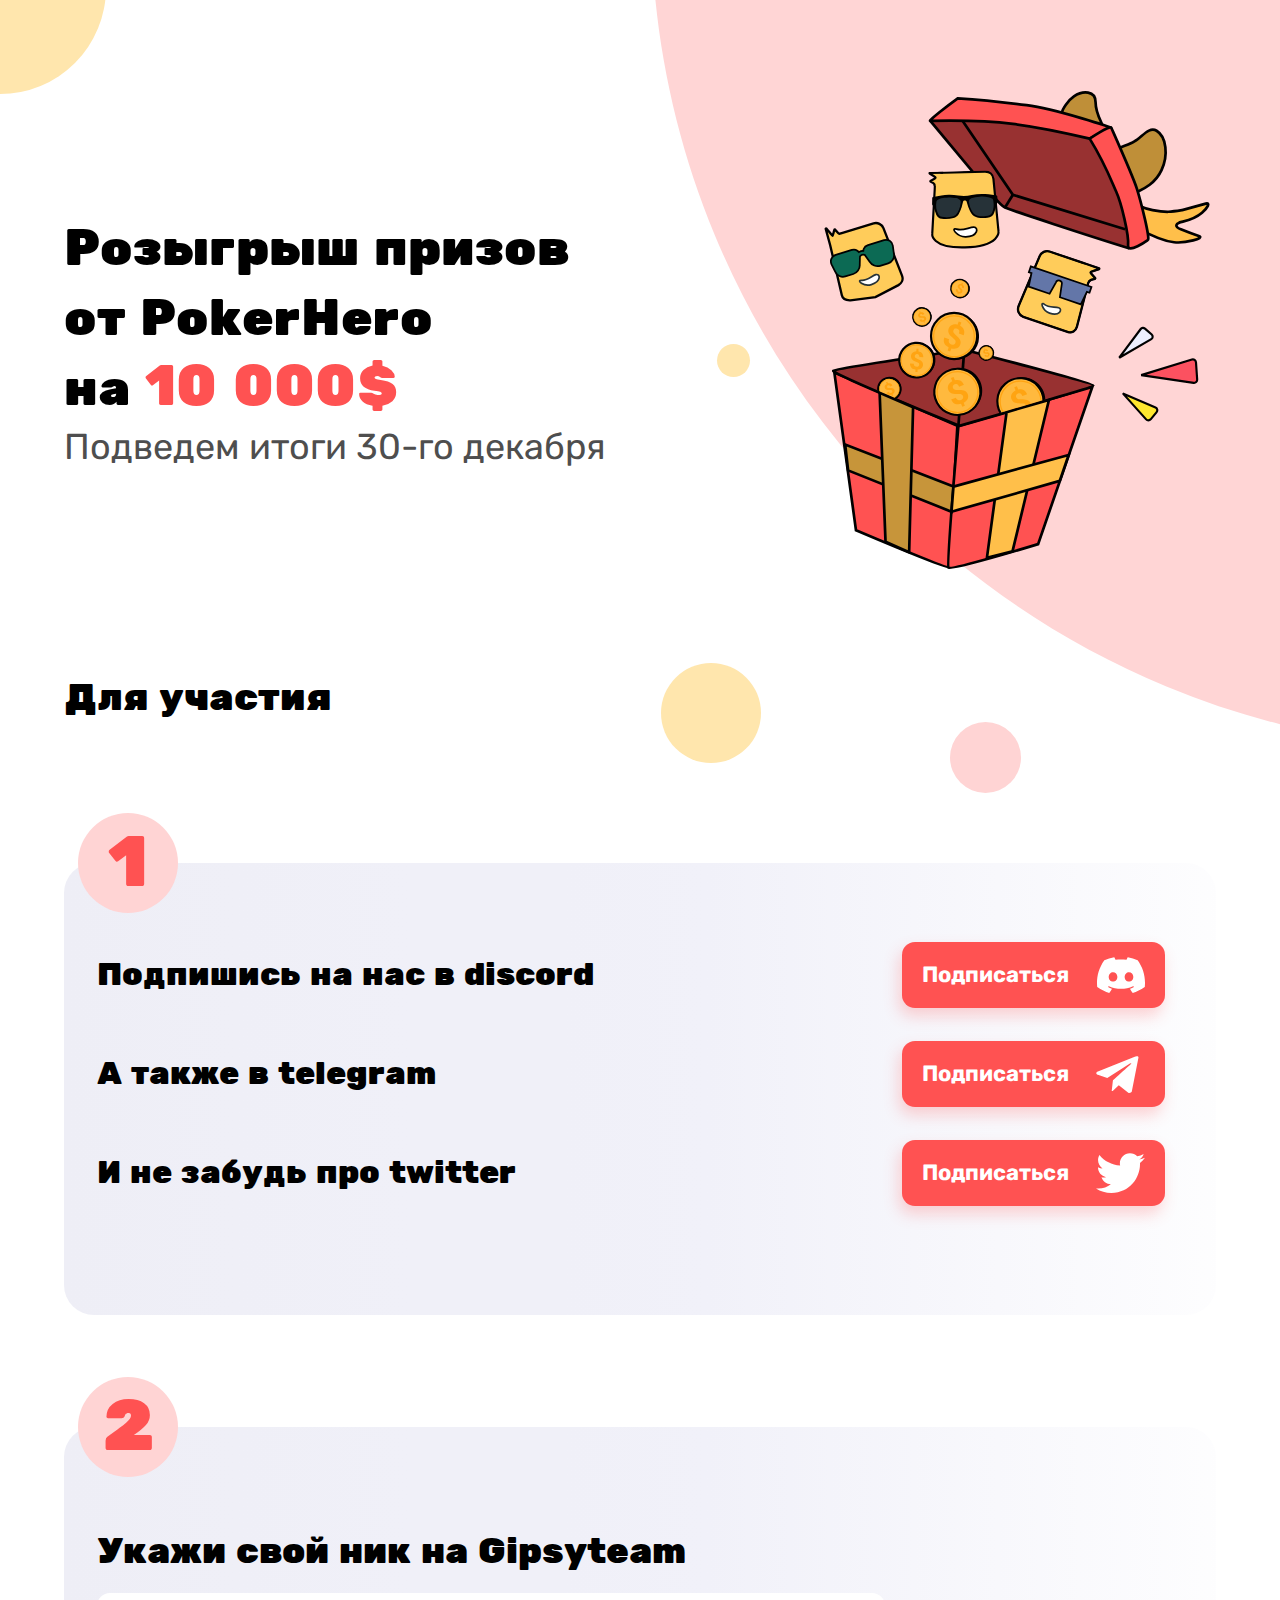
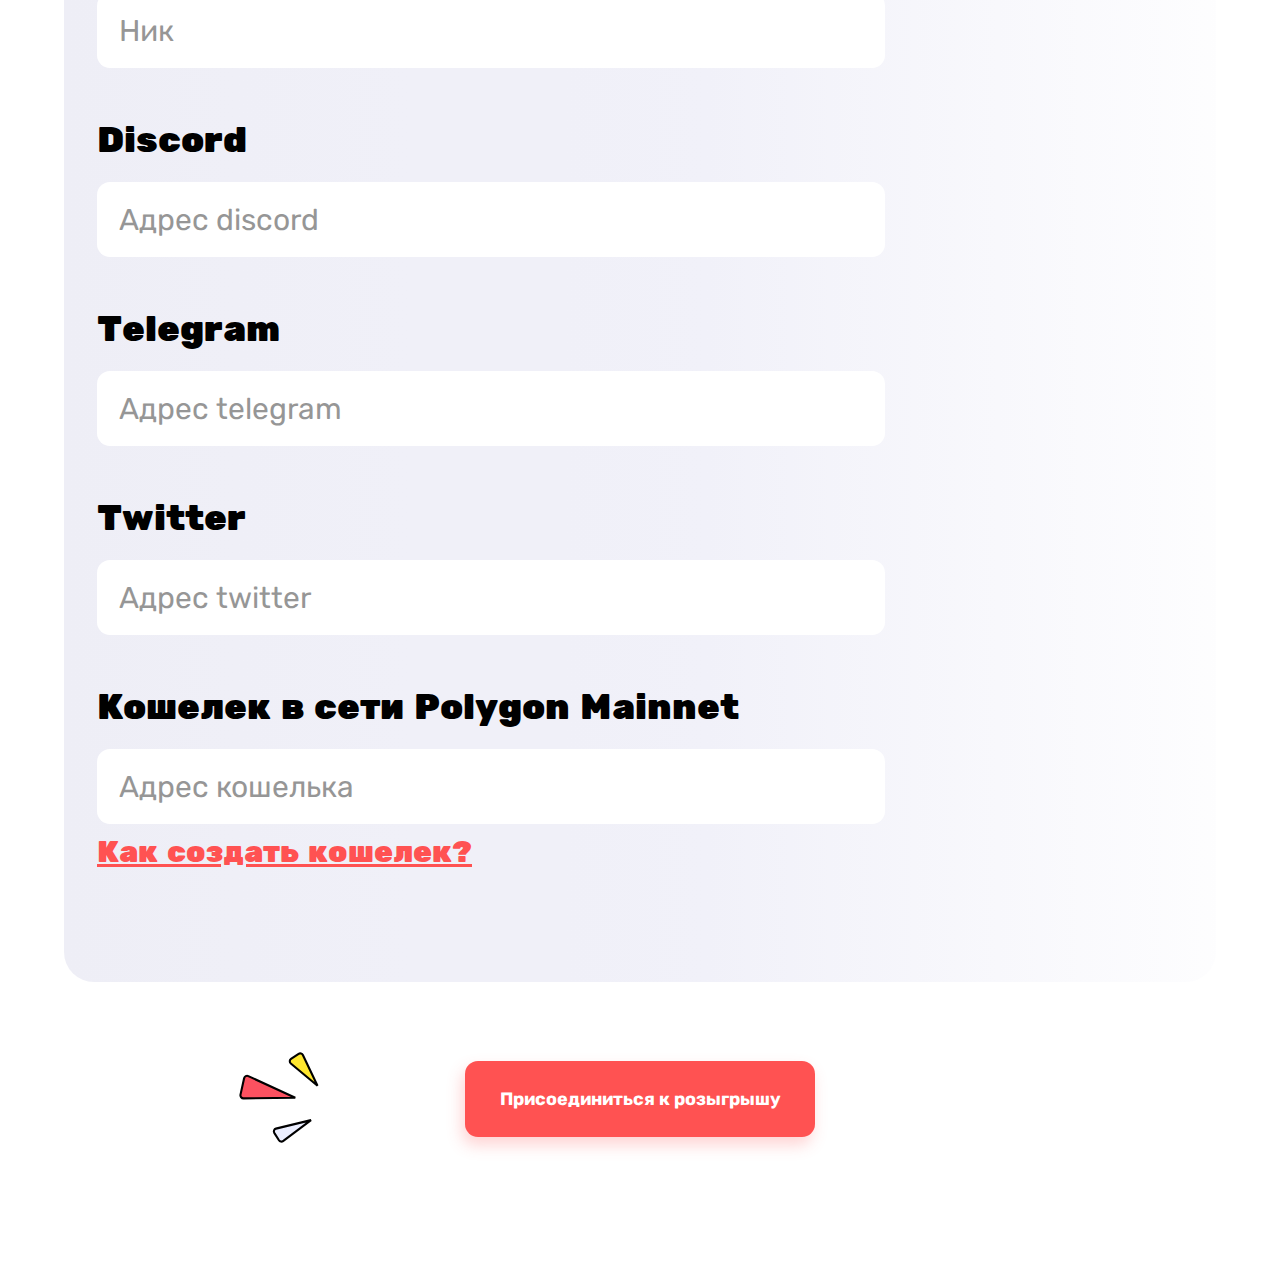
<file: pokerheroclub/pages/airdrop.html>
<!DOCTYPE html>
<html lang="en">
<head>
    <meta charset="UTF-8">
    <title>Airdrop</title>
    <link rel="stylesheet" href="../styles/fonts.css">
    <link rel="stylesheet" type="text/css" href="../styles/input.css">

    <link rel="preconnect" href="https://fonts.googleapis.com">
    <link rel="preconnect" href="https://fonts.gstatic.com" crossorigin>
    <link href="https://fonts.googleapis.com/css2?family=Rubik:wght@400;700&display=swap" rel="stylesheet">
</head>
<body>
    
<div class="container">
        <div class="prizes">
            <div class="title">
                <div class="title__text">Розыгрыш призов от PokerHero<br> на <span>10 000$</span></div> 
                <div class="title__description">Подведем итоги 30-го декабря</div>
            </div>
            <div class="prizes__img">        <img src="../img/prize.svg" alt="prize"></div>
        </div>
    <div class="subtitle">Для участия</div>
    <div class="wrapper">
        <div class="links">
            <div class="links__item">
                <div class="links__description">Подпишись на нас в discord
                    </div>
                <a target="_blank" href="https://discord.gg/YefBs5UA"><button class="links__button">Подписаться<img src="../icons/discord.svg" alt=""> 
                </button></a> 
            </div>
            <div class="links__item">
                <div class="links__description">А также в telegram</div>
                <a target="_blank" href="https://t.me/pokerheroclub"><button class="links__button">Подписаться<img src="../icons/telegram.svg" alt=""> </button></a>
            </div>
            <div class="links__item">
                <div class="links__description">И не забудь про twitter</div>
                <a target="_blank" href="https://twitter.com/pokerheroclub"><button class="links__button">Подписаться<img src="../icons/twitter.svg" alt=""> </button></a>
            </div>
        </div>
    </div>



    <div class="form">
        <form id="airdropForm" onsubmit="return validateAirdropForm()" method="post">
            <p>Укажи свой ник на Gipsyteam</p>
            <input class="form__input" type="text" name="gipsyteam_id" placeholder="Ник">
            <div class="alert"><span class="hidden">Обязательное поле</span></div>
            <p>Discord</p>
            <input class="form__input"  type="text" name="discord_id" placeholder="Адрес discord">
            <div class="alert"><span class="hidden">Обязательное поле</span></div>
            <p>Telegram</p>
            <input class="form__input" type="text" name="telegram_id" placeholder="Адрес telegram">
            <div class="alert"><span class="hidden">Обязательное поле</span></div>
            <p>Twitter</p>
            <input class="form__input"  type="text" name="twitter_id" placeholder="Адрес twitter">
            <div class="alert"><span class="hidden">Обязательное поле</span></div>
            <p>Кошелек в сети Polygon Mainnet</p>
            <div class="wallet">
                <input class="form__input"  type="text" name="wallet_id" placeholder="Адрес кошелька"><br>
                <a target="_blank" href="https://vc.ru/u/903848-egor-polyanskiy/289096-kak-nastroit-i-ispolzovat-koshelek-metamask-poshagovaya-instrukciya">Как создать кошелек?</a>
            </div>
            <div class="alert"><span class="hidden">Необходимо ввести адрес</span></div>
            <input class="form__input" type="submit" value="Присоединиться к розыгрышу">
            <span class="pink"></span>
            <span class="orange"></span>
        </form>
    </div>
    <img class="triangles" src="../img/triangles.svg" alt="triangles">




</div>







<script type="text/javascript" src="../scripts/airdrop.js"></script>
</body>
</html>
</file>
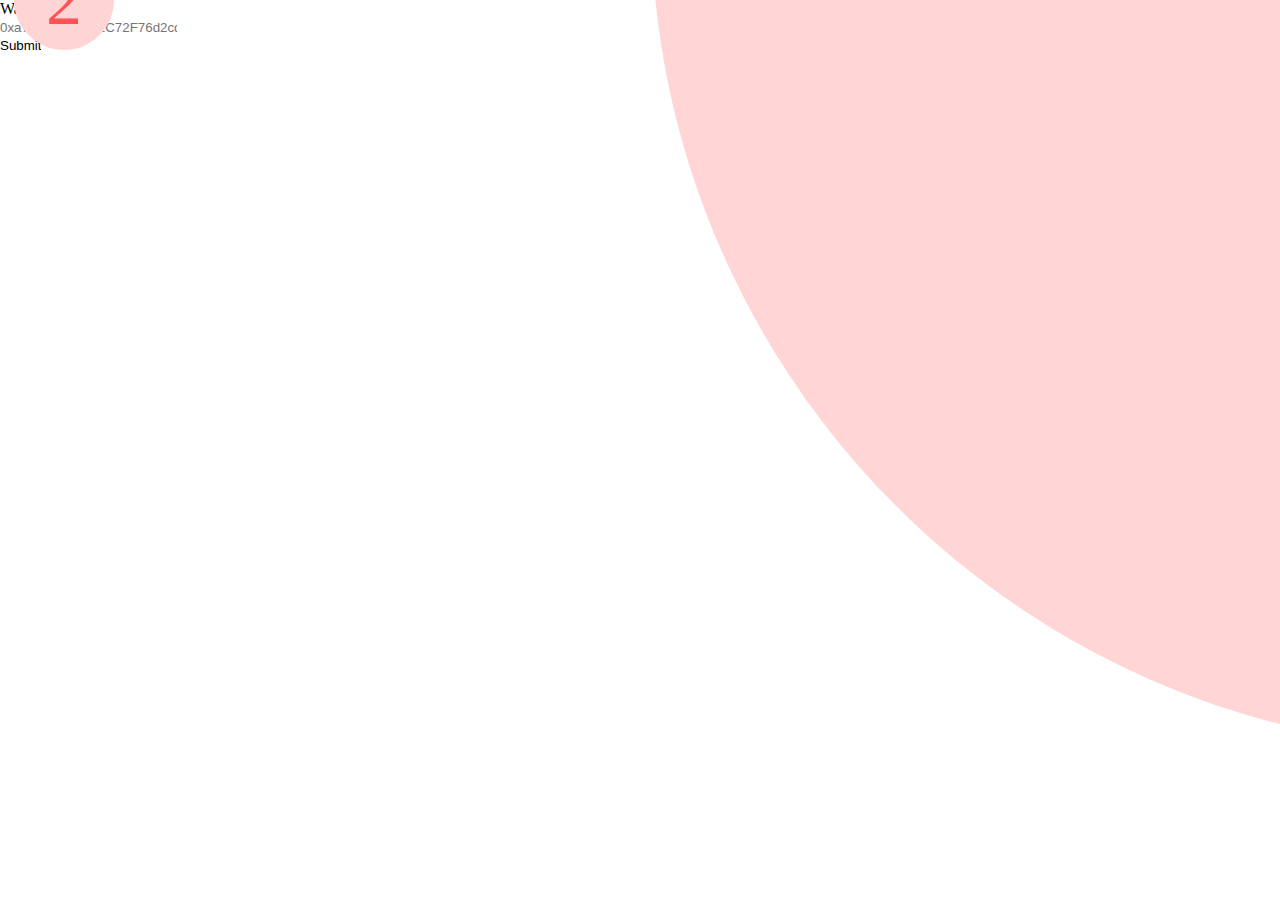
<file: pokerheroclub/pages/whitelist.html>
<!DOCTYPE html>
<html lang="en">
<head>
    <meta charset="UTF-8">
    <title>Whitelist</title>
    <link rel="stylesheet" type="text/css" href="../styles/input.css">
</head>
<body>

<form id="whiteListForm" onsubmit="return validateWhiteListForm()" method="post">
    <p>Wallet</p>
    <input type="text" name="wallet_id" placeholder="0xa7A2d9F29cF1C72F76d2cd98AE1af05b8A128d87" required><br>
    <input type="submit" value="Submit">
</form>

<script type="text/javascript" src="../scripts/white-list.js"></script>
</body>
</html>
</file>
<file: cv-for-eng/css/style.css>
* {
  margin: 0;
  padding: 0;
  box-sizing: border-box;
}

body {
  background-color: #b8b8b8;
  font-family: 'Roboto', sans-serif;
}
.container {
  width: 1140px;
  margin: 0 auto;
  display: flex;
}
.container__left {
  width: 50%;
}
.title {
  /* width: 400px; */
  color: #fff;
  font-size: 30px;
  font-weight: 500;
}
.title__description {
  display: block;
  color: rgb(112, 110, 110);
}
.title__name {
  color: #000000;
}
.name {
  padding: 20px;
  display: grid;
  width: 100%;
  grid-template-columns: 150px 300px;
  grid-template-rows: 60px 60px;
  font-size: 30px;
  font-weight: 500;
  border-bottom: 2px solid rgb(112, 110, 110);
}
.education {
  margin-top: 10px;
  padding: 10px;
  display: flex;

  font-size: 27px;
  font-weight: 500;
  border-bottom: 2px solid rgb(112, 110, 110);
}

.education__description {
  display: block;
  color: rgb(112, 110, 110);
}
.education__title {
  color: #000000;
  text-align: right;
}

.experience {
  margin-top: 30px;

  font-size: 30px;
  font-weight: 500;
  border-bottom: 2px solid rgb(112, 110, 110);
}
.experience__title {
  text-align: right;
  color: rgb(112, 110, 110);
}
.experience__container {
  text-align: left;
}
.experience__text ul {
  list-style: none;
}
.experience__text li {
  margin-top: 10px;
}
.experience__description {
  display: block;
  color: rgb(0, 0, 0);
  margin-top: 15px;
}
.experience__text {
  color: #fff;
}
.container__right {
  width: 50%;
}
.about {
  color: #000000;
  font-size: 30px;
  font-weight: 500;
  padding: 20px;
}
.about__text {
  color: rgb(112, 110, 110);
  font-size: 20px;
  font-weight: 500;
  padding: 20px;
}
.about__descr {
  color: rgb(0, 0, 0);
  font-size: 22px;
  font-weight: 500;
  padding: 20px;
}
</file>
<file: cv/css/style.css>
*{
    margin: 0;
    padding: 0;
    box-sizing: border-box;
}

body{
    background-color: #191919;
    font-family: 'Roboto', sans-serif;
}
.container{
    width: 1140px;
    margin: 0 auto; 
}

.login{
    margin: 200px auto;
    padding: 40px;
    width: 400px;
    height: 400px;
    border: 2px solid rgb(184, 142, 7);
    border-radius: 7px;
    transition: 2s all;
    text-align: center;
}
.login__title{
    text-align: center;
    color: #fff;
    font-size: 26px;
    margin-top: 20px;
}

.login input{
    width: 200px;
    height: 50px;
    display: block;
    margin: 0 auto;
    background: none;
    border: none;
    text-align: center;
    margin-top: 30px;
    border-bottom: 2px solid rgb(8, 168, 160);
    transition: 0.25s all;
    color: #fff;
    font-size: 18px;
}

.login input:hover, .login input:focus{
    width: 300px;
    border: 2px solid rgb(8, 168, 160);
    border-radius: 7px;
    outline:none;
}

.login button{
    width: 200px;
    height: 50px;
    display: block;
    margin: 0 auto;
    background: none;
    border: none;
    text-align: center;
    margin-top: 30px;
    border-bottom: 2px solid rgb(8, 168, 160);
    transition: 0.25s all;
    color: rgb(112, 110, 110);
    font-size: 18px;
}

.login button:hover, .login button:focus{
    width: 100px;
    border: 2px solid rgb(8, 168, 160);
    background-color: rgb(8, 168, 160);
    color: #fff;
    border-radius: 7px;
    outline:none;
    cursor: pointer;
}

.content{
    display: none;
    padding: 50px 0;
}
.title{
    width: 400px;
    color: #fff;
    font-size: 30px;
    font-weight: 500;
}
.title__description{
    display: block;
    color: rgb(112, 110, 110);
}
.title__name{
    color: #fff;
}
.name{
    padding: 20px;
    display: grid;
    width: 400px;
    grid-template-columns: 150px 300px 100px;
    grid-template-rows: 70px 70px;
    font-size: 30px;
    font-weight: 500;
    border-bottom: 2px solid rgb(112, 110, 110);
}
.title__photo img{
    width: 170px;
    height: 256px;
}

.education{
    margin-top: 130px;
    padding: 20px;
    display: grid;
    grid-template-columns: 600px 400px;
    gap: 100px;
    font-size: 30px;
    font-weight: 500;
    border-bottom: 2px solid rgb(112, 110, 110);
}

.education__description{
    display: block;
    color: rgb(112, 110, 110);
}
.education__title{
    color: #fff;
    text-align: right;
}

.experience{
    margin-top: 30px;
    padding: 20px;
    display: grid;
    grid-template-columns: 200px 600px;
    gap: 100px;
    font-size: 30px;
    font-weight: 500;
    border-bottom: 2px solid rgb(112, 110, 110);
}
.experience__text ul{
    list-style: none;
}
.experience__text li{
    margin-top: 10px;
}
.experience__description{
    display: block;
    color: rgb(112, 110, 110);
}
.experience__text{
    color: #fff;
    text-align: right;
}
</file>
<file: poker-sch/font/fonts.css>
@font-face {
    font-family: 'Graphik LCG';
    src: url('GraphikLCG-Black.eot');
    src: local('Graphik LCG Black'), local('GraphikLCG-Black'),
        url('GraphikLCG-Black.eot?#iefix') format('embedded-opentype'),
        url('GraphikLCG-Black.woff2') format('woff2'),
        url('GraphikLCG-Black.woff') format('woff'),
        url('GraphikLCG-Black.ttf') format('truetype');
    font-weight: 900;
    font-style: normal;
}

@font-face {
    font-family: 'Graphik LCG';
    src: url('GraphikLCG-Regular.eot');
    src: local('Graphik LCG Regular'), local('GraphikLCG-Regular'),
        url('GraphikLCG-Regular.eot?#iefix') format('embedded-opentype'),
        url('GraphikLCG-Regular.woff2') format('woff2'),
        url('GraphikLCG-Regular.woff') format('woff'),
        url('GraphikLCG-Regular.ttf') format('truetype');
    font-weight: normal;
    font-style: normal;
}

@font-face {
    font-family: 'Graphik LCG';
    src: url('GraphikLCG-Medium.eot');
    src: local('Graphik LCG Medium'), local('GraphikLCG-Medium'),
        url('GraphikLCG-Medium.eot?#iefix') format('embedded-opentype'),
        url('GraphikLCG-Medium.woff2') format('woff2'),
        url('GraphikLCG-Medium.woff') format('woff'),
        url('GraphikLCG-Medium.ttf') format('truetype');
    font-weight: 500;
    font-style: normal;
}

@font-face {
    font-family: 'Graphik LCG';
    src: url('GraphikLCG-Light.eot');
    src: local('Graphik LCG Light'), local('GraphikLCG-Light'),
        url('GraphikLCG-Light.eot?#iefix') format('embedded-opentype'),
        url('GraphikLCG-Light.woff2') format('woff2'),
        url('GraphikLCG-Light.woff') format('woff'),
        url('GraphikLCG-Light.ttf') format('truetype');
    font-weight: 300;
    font-style: normal;
}

@font-face {
    font-family: 'Graphik LCG';
    src: url('GraphikLCG-Semibold.eot');
    src: local('Graphik LCG Semibold'), local('GraphikLCG-Semibold'),
        url('GraphikLCG-Semibold.eot?#iefix') format('embedded-opentype'),
        url('GraphikLCG-Semibold.woff2') format('woff2'),
        url('GraphikLCG-Semibold.woff') format('woff'),
        url('GraphikLCG-Semibold.ttf') format('truetype');
    font-weight: 600;
    font-style: normal;
}

@font-face {
    font-family: 'Graphik LCG';
    src: url('GraphikLCG-Bold.eot');
    src: local('Graphik LCG Bold'), local('GraphikLCG-Bold'),
        url('GraphikLCG-Bold.eot?#iefix') format('embedded-opentype'),
        url('GraphikLCG-Bold.woff2') format('woff2'),
        url('GraphikLCG-Bold.woff') format('woff'),
        url('GraphikLCG-Bold.ttf') format('truetype');
    font-weight: bold;
    font-style: normal;
}
</file>
<file: poker-sch/css/style.css>
*{
    box-sizing: border-box;
    margin: 0;
    padding: 0;
    font-family: Graphik LCG;
}
a{
    text-decoration: none;
    color:black;
}

.mobile__breakers{
    display: none;
}
.container{
    position: relative;
    width: 1280px;
    margin: 0 auto;
}
button:hover{
    cursor: pointer;
}
.header{
    margin: 0 auto 110px;
    padding-top: 42px;
}
.header__logo img{
    display: block;

}
.header__logo__text{
    padding: 5px 0 0 5px;
    font-weight: bold;
    font-size: 20px;
}
.title{
    font-weight: bold;
    font-size: 40px;
    line-height: 140%;
    text-align: left;
    color: #263238;
}
.header__title{
    font-weight: bold;
    font-size: 52px;
    line-height: 140%;
    text-align: left;
    color: #263238;
}
.header__logo{
    display: flex;
    align-items: center;
    margin-bottom: 146px;
}

.header__title__yellow{
    color:#FEE05C;
    -webkit-text-stroke: 1px #000000;
}
.header__descr{
    margin: 70px 0;
    font-family: 'Roboto', sans-serif;
    line-height: 150%;
    font-size: 24px;
    width: 900px;
}
.header__descr span{
    font-weight: 700;
    padding-right: 7px;
}
.money5000{
    position: relative;
}
.money800{
    position: relative;

}
.round{
    position: absolute;
    width: 90%;
    top: -20px;
    left: 4px;
    z-index: -1;
}
.round800{
    position: absolute;
    width: 90%;
    top: -16px;
    left: 4px;
    z-index: -1;
}
.header__side__text{
    width: 290px;
    height: 143px;
    font-family: 'Roboto', sans-serif;
    line-height: 140%;
    font-weight: 400;
    font-size: 20px;
    position: absolute;
    right: 20px;
    top: 12px;
    padding-top: 30px;
    text-align: center;
    background-image: url("../img/cloud.svg");
}

.header__side__man{
    position: absolute;
    right: 0;
    /* width: 335px; */
    bottom:0px;
}
.header__side__man_mobile{
    display: none;
}
.header__side__man img{
   display: block; 
   width: 100%;
}
.long{
    width: 285px;
    height: 60px;
    background-color: #FEE05C;
    border-radius: 8px;
    font-size: 22px;
    font-weight: 600;
}

.towho {
    background-repeat: no-repeat;
    width: 100%;
    height: 940px;
    padding-top: 62px;
}
.towho__container{
    display: flex;
    padding: 60px 0 0 113px;
    gap: 220px;
    row-gap: 70px;
    flex-wrap: wrap;
    position: relative;
}
.towho__text{
    width: 313px;
    height: 300px;
    background-image: url('../img/Ellipse.svg');
    position: relative;
    font-family: 'Roboto', sans-serif;
    line-height: 150%;
    font-size: 24px;
    display: flex;
    justify-content: center;
    align-items: center;
}
.towho__text p{
    padding-right: 10px;
    text-align: center;
    width: 260px;
    display: block;
}
.towho__text:first-child{
    margin-left: 215px;
}
.towho__bg{
    position: absolute;
    left: -90px;
    top: -140px;
    z-index: -2;
}
.towho__lines{
    position: absolute;
    left: -22px;
    top: -100px;
    z-index: -1;
}
.towho__bg_mobile{
    display: none;
}

.about{
    margin: 150px auto 0;
}
.about__wrapper{
    margin-top: 70px;
    display: flex;
}
.about__container__left{
    display: flex;
    flex-wrap: wrap;
    row-gap: 70px;
}
.about__descr{
    width: 450px;
    font-family: 'Roboto', sans-serif;
    line-height: 150%;
    font-size: 24px;
}
.about__cross{
    display: flex;
    flex-wrap: wrap;
}

.about__cross__elem{
    width: 315px;
    height: 215px;
    display: flex;
    justify-content: center;
    text-align: center;
    flex-wrap: wrap;
}
.about__cross__elem_title{
    font-size: 36px;
    font-weight: 600;
    width: 100%;
    display: flex;
    align-items:end;
    justify-content: center;
    margin-bottom: 15px;
}
.about__cross__elem_descr{
    font-size: 24px;
}
.about__cross__elem:first-child{
    background-image: url("../img/cross-bg1.svg");
}
.about__cross__elem:last-child{
    background-image: url("../img/cross-bg2.svg");
}

.coaches{
    margin: 172px auto 0;
    position: relative;
}
.coaches__descr{
    padding-left: 10px;
    position: absolute;
    display: flex;
    justify-content: center;
    align-items: center;
    text-align: center;
    left: 320px;
    top:-50px;
    background-image: url("../img/coaches-bg.svg");
    background-repeat: no-repeat;
    width: 375px;
    height: 120px;
    font-family: 'Roboto', sans-serif;
    line-height: 140%;
    font-size: 20px;
}
.line{
    position: absolute;
    left: 700px;
    top: -140px;
}
.coaches__cards{
    margin-top: 90px;
    display: flex;
    justify-content: center;
    height: 420px;
    position: relative;
    align-items: center;
}

.coaches__card{
    display: none;
    width: 100%;
    height: 402px;
    border: 1px solid;
    border-radius: 20px;
    transition: all 0.1s;
    flex-wrap: wrap;
    justify-content: flex-start;
}

.coaches__card_main{
    display: flex;
    width: 414px;
}
.coaches__card_main .coaches__card__descr{
    height: 70%;
    border-top: 1px dashed black;
    background-color: #F6F5F2;
    font-family: 'Roboto', sans-serif;
    line-height: 150%;
    font-size: 24px;
    padding: 15px 27px;
    z-index: -1;
}
.coaches__card__title{
    font-size: 30px;
    line-height: 125%;
    font-weight: 600;
    width: 70%;
    height: 30%;
    display: flex;
    align-items: center;
    margin-left: 16px;
    gap: 19px;
}

.coaches__cards button{
    position: absolute;
}
.prev{
    left: 341px
}
.next{
    right: 345px;
}
.coaches__card_sidecard{
    position: absolute;
    opacity: 0.6;
    display: flex;
    width: 313px;
    height: 313px;
}

.coaches__card_sidecard .coaches__card__descr{
    height: 70%;
    font-family: 'Roboto', sans-serif;
    line-height: 150%;
    font-size: 18px;
    padding: 10px 16px;

}
.coach_left{
    left: 0px;
}
.coach_right{
    right: 0px;
}
.coaches__card_sidecard .coaches__card__title{
    font-size: 24px;
    gap:9px;
}
.coaches__card_sidecard .card__img img{
    width: 70px;
    height: 70px;
}
.hidden{
    display: none;
}
.card__img{
    width: 100px;
    height: 100px;
    display: flex;
    justify-content: center;
    align-items: center;
}

.learn{
    display: block;
    height: 570px;
    position: relative;
    margin: 230px auto 0;
    padding: 20px 40px;

}
.learn__bg{
    position: absolute;
    left: -90px;
    top: -70px;
    z-index: -1;
}
.learn__bg__mobile{
    display: none;
}
.learn__container{
    margin: 0 auto;
    width: 1280px;
    margin-top: 70px;
    display: flex;
    flex-wrap: wrap;
    gap: 30px;
}
.learn__descr{
    width: 45%;
    font-family: 'Roboto', sans-serif;
    line-height: 150%;
    font-size: 24px;
}
.learn__incl__title{
    font-weight: bold;
    font-size: 36px;
    line-height: 100%;
    text-align: left;
    color:#FEE05C;
    -webkit-text-stroke: 1px #000000;
    margin-bottom: 40px; 
}
.learn__incl__elem{
    line-height: 150%;
    font-size: 24px;
    display: flex;
    align-items: center;
    gap: 10px;
}
.learn__incl__elem span{
    font-weight: bold;
}

ol {
  list-style: none;
  counter-reset: counter;
}
ol li {
  counter-increment: counter;
  margin-bottom: 23px;
}
ol li::before {
  content: counter(counter);
  width: 42px;
  height: 42px;
  -webkit-text-stroke: 0.5px black;
  border: 1px solid black;
  border-radius: 100%;
  font-weight: bold;
  font-size: 36px;
  line-height: 125%;
  color:#FEE05C;
  -webkit-text-stroke: 1px #000000;
  text-align: center;
}
.preflop{
    color:#0C6A54;
    text-decoration: underline;
}
.postflop{
    color: #6376A8;
    text-decoration: underline;
}
.review{
    margin-top: 150px;
    position: relative;
    overflow: hidden;
}

.review__elem{
    width: 100%;
    display: flex;
    position: absolute;
    flex-wrap: wrap;
    gap: 64px;
    font-family: 'Roboto', sans-serif;
    line-height: 32px;
    font-size: 20px;
    margin: 70px 0 50px;
    transition: all 1s;
}
.left{
    /* display: none; */
    top: 57px;
    left:-1000px;
    opacity: 0;
}
.right{
    /* display: none; */
    top: 57px;
    left: 2000px;
    opacity: 0;
}
.review__elem_main{
    position: relative;
    left: 0;
}
.review__card{
    width: 367px;
    height: 245px;
    padding: 20px 40px;
    background-image: url("../img/bg/card.png");
}
.review__elem span{
    font-weight: 600;
}

.review__descr{
    font-family: 'Roboto', sans-serif;
    line-height: 150%;
    font-size: 24px;
    width:65%;
}
.review__buttons{
    display: flex;
    justify-content: center;
    gap: 16px;
}


.prev{
    width: 50px;
    height: 50px;
    background-image: url("../img/buttons/prev.svg");
    border:none;
    background-color: #fff;
}
.next{
    width: 50px;
    height: 50px;
    background-image: url("../img/buttons/next.svg");
    border:none;
    background-color: #fff;
}

.prev__filled{
    background-image: url("../img/buttons/prev-filled.svg");
}
.next__filled{
    background-image: url("../img/buttons/next-filled.svg");
}

.rocket{

    height: 590px;
    position: relative;
    z-index: -1;
}
.rocket .container{
    padding-top: 150px;
    display: flex;
    flex-wrap: wrap;
    justify-content: center;
    align-content: flex-start;
    row-gap: 37px;
    position: relative;
}
.rocket__title{
    margin-top: 70px;
    text-align: center;
    width: 100%;
}
.rocket button{
    background-color: #fff;
}
.rocket__bg{
    position: absolute;
    /* left: -90px; */
    top: 20px;
    z-index: -1;
}
.rocket__bg__mobile{
    display: none;
}

.footer__wrapper{
    height: 270px;
    width: 1401px;
    /* overflow: hidden; */
    margin: 0 auto;
}
.footer{
    position: relative;
    padding-top: 75px;
}
.footer .container{
    position: relative;
    display: flex;
    padding-bottom: 50px;
    justify-content: center;

}
.footer__bg_wr{
    position: absolute;
    width: 1358px;
    overflow: hidden;
    top: -280px;

}
.footer__bg{
    z-index: -1;
}



.footer__bg__mobile{
    display: none;
}
.footer__elem{
    width: 25%;
    z-index: 2;
    padding: 0 80px;
    display: flex;
    flex-wrap: wrap;
    row-gap: 11px;
}
.footer__elem__title__img{
    width: 32px;
}

.footer__elem__title{
    display: flex;
    gap: 5px;
    font-size: 21px;
    font-weight: bold;
    align-items: center;
    margin-bottom: 20px;
}
.footer__elem__link{
    font-size: 14px;
    line-height: 150%;
}
.footer__elem_img{
    width: 25px;
    display: flex;
    justify-content: center;
}

.footer__elem__link_bold{
    font-weight: bold;
}
.footer__elem__link{
    display: flex;
    align-items: center;
    gap: 5px;
}
@media (max-width: 1280px){
    .container{
        width: 340px;
        overflow: hidden;
    }
    .title{
        font-size: 22px;
    }
    .header{
        padding-top: 17px;
        width: 350px;
    }
    .header .container{
        display: flex;
        flex-wrap: wrap;
        justify-content: center;
    }
    .header__logo{
        margin-bottom: 35px;
        top:22px;
        left: 0;
    }
    .header__logo img{
        width: 21px;
    }
    .header__logo__text{
        padding: 5px 0 0 5px;
        font-weight: bold;
        font-size: 16px;
    }
    .header__title{
        margin-top: 34px;
        font-size: 24px;
    }
    .header__title__yellow{
        font-size: 22px;
    }
    .header__side__text{
        display: none;
    }
    .header__side__man{
        display: none;
    }
    .header__side__man_mobile{
        display: block;
        margin-top: 40px;
    }
    .header__descr{
        width: 100%;
        font-size: 16px;
        margin:  0 0 30px;
    }
    .header__descr__add{
        display: none;
    }
    .header__descr span{
        font-weight: 700;
        padding: 0px;
    }
    .header__descr img{
        display: none;
    }
    .long{
        width: 285px;
        height: 60px;
        background-color: #FEE05C;
        border-radius: 8px;
        font-size: 22px;
        font-weight: 600;
    }
    .towho{
        position: relative;
        z-index: 23;
        padding-top: 60px;
        height: 662px;
        width:350px;
        overflow: hidden;
        margin: 0 auto;
    }
    .towho__bg{
        display: none;
    }
    .towho__lines{
        display: none;
    }
    .towho__bg_mobile{
        display: block;
        position: absolute;
        top: -90px;
        left:-160px;
        z-index: -1;
    }
    .towho__text{
        width: 160px;
        height: 160px;
        background-image: url('../img/ellipse-small.png');
        background-size: 163px; z-index: 3;
        font-size: 13px;
        line-height: 130%;
        background-repeat: no-repeat;
        padding-left: 5px;
        margin-bottom: 50px;
    }
    .towho__container{
        padding: 30px 17px 0;
        gap:0;
    }
    .towho__text:first-child{
        margin-left: 0;
    }
    .towho__text:nth-child(even){
        width: 145px;
        height: 150px;
        top:100px;
        background-size: 150px; z-index: 3;
    }
    .towho .container{
        overflow:visible;
    }
    .mobile__breakers{
        display: inline;
    }
    .about{
        margin-top: 60px;
        width: 350px;
    }
    .about__wrapper{
        margin-top: 30px;
        flex-wrap: wrap;
        justify-content: center;
        position: relative;
    }
    .about__descr{
        font-size: 16px;
        width:auto;
    }
    .about__container__left{
        width: 100%;
        justify-content: center;
    }
    .about__container__left img{
        width: 327px;
        position: absolute;
        top: 380px
    }
    .about__button{
        position: absolute;
        top:460px
    }
    .about__cross{
        width: 100%;
        margin: 45px 0 190px;
    }
    .about__cross__elem{
        width: 166px;
        height: 112px;

        background-size: 100%;
        background-repeat: no-repeat;
    }
    .about__cross__elem_title{
        font-size: 21px;
        font-weight: 600;
        width: 100%;
        margin-bottom: 7px;
    }
    .about__cross__elem_descr{
        font-size: 15px;
    }
    .coaches{
        margin-top: 100px;
    }
    .coaches__cards{
        height: auto;
        margin-top: 30px;
    }
    .coaches__card{
        width: 240px;
        height: 220px;
    }
    .coaches__card__title{
        font-size: 17px;
        justify-content: flex-start;
        gap: 10px;
    }
     .card__img img{
        width: 50px;
        height: 50px;
    }
    .coaches__card .coaches__card__descr{
        font-size: 14px;
        line-height: 120%;
    }

    .coaches__descr{
        background: none;
        padding-left:0px;
        position: relative;
        justify-content: flex-start;
        text-align: left;
        left: 0;
        top: 0; 
        width: 100%;
        line-height: 130%;
        font-size: 16px;
    }
    .coaches__descr br{
        display: none;
    }
    .coaches__card_sidecard{
        display: none;
    }
    .line{
        display: none;  
    }

    .learn{
        overflow: hidden;
        position: relative;
        padding: 60px 0 0;
        background:none;
        margin-top: 40px;
        height: 616px;
        width:350px;
    }
    .learn__bg{
        display: none;
    }
    .learn .container{
        overflow: visible;
    }
    .learn__bg__mobile{
        display: block;
        position: absolute;
        top: -55px;
        left:-185px;
        z-index: -1;
    }
    .learn__descr{
        font-size: 16px;
        width: 95%;
        position: relative;
    }
    .learn__container{
        width: 100%;
        margin-top: 30px;    
        position: relative;
    }
    .learn__incl__title{
        font-size: 22px;
        margin-bottom: 30px;    
        position: relative;
    }
    .learn__incl__elem{
        font-size: 16px;
    }
    ol li{
        margin-bottom: 13px;
    }
    ol li::before {
        width: 36px;
        height: 36px;
        line-height: 130%;
        font-size: 27px;
    }

    .review{
        margin-top: 60px;
    }
    .review__card{
        width: 250px;
        height: 213px;
        line-height: 150%;
        background-image: url("../img/bg/card-mobile.png");
        background-repeat: no-repeat;
        padding: 20px 25px;

    }
    .review__elem{
        font-size: 17px;
        justify-content: center;
        margin: 30px 0;
    }
    .review__container{
        display: flex;
        justify-content: center;
    }
    .review__descr{
        width: 100%;
        font-size: 16px;
    }

    .prev{
        position: absolute;
        width: 28px;
        height: 35px;
        top: 27%;
        left: 0;
        background-image: url("../img/buttons/prev-mobile.svg");
        background-repeat: no-repeat;
    }
    .next{
        position: absolute;
        width: 28px;
        height: 35px;
        top: 27%;
        right: 0;
        background-image: url("../img/buttons/next-mobile.svg");
        background-repeat: no-repeat;
    }
    .rocket{
        background: none;
        height: 390px;
        width:350px;
        padding-top: 60px;
        margin: 0 auto;
    }
    .rocket__bg{
        display: none;
    }
    .rocket__bg__mobile{
        display: block;
        position: absolute;
        top: -20px;
        left: 0px;
        z-index: -1;
        width: 349px;
    }
    .rocket .container{
        margin: 0;
        padding-left: 10px;
        padding-top: 0;
        justify-content: flex-start;
        overflow: visible;
    }
    .rocket button{
        width: 198px;
        font-size: 18px;
    }
    .rocket__title{
        text-align: left;
        width: 220px;
        margin-bottom: 0px;
    }
    .footer__wrapper{
        height: 400px;
        width: 350px;
        overflow: hidden;
        margin: 0 auto;
    }
    .footer{
        /* height:332px; */
        margin: 0 auto;
        padding-bottom: 0;
    }
    .footer .container{
        display: flex;
        flex-wrap: wrap;
        row-gap: 6px;
        overflow: visible;
        justify-content: flex-start;    
    }
    .footer__bg{
        display: none;
    }

    .footer__bg__mobile{
        position: absolute;
        display: block;
        left:-390px;
        top: -100px;
        z-index: 2;
    }

    .footer__elem{
        padding: 0;
        gap: 7px;
        width: 40%;
        align-content: flex-start;
    }
    .footer__elem__title{
        font-size: 13px;
        height: 20px;
    }
    .footer__elem__link{
        font-size: 13px;
    }
    .footer__elem__title__img{
        width: 20px;
    }
    
}
</file>
<file: pokerhero/css/fonts.css>
@font-face {
    font-family: 'Graphik LCG';
    src: url('../fonts/GraphikLCG-Regular.eot');
    src: local('../fonts/Graphik LCG Regular'), local('../fonts/GraphikLCG-Regular'),
        url('../fonts/GraphikLCG-Regular.eot?#iefix') format('embedded-opentype'),
        url('../fonts/GraphikLCG-Regular.woff2') format('woff2'),
        url('../fonts/GraphikLCG-Regular.woff') format('woff'),
        url('../fonts/GraphikLCG-Regular.ttf') format('truetype');
    font-weight: 400;
    font-style: normal;
}


@font-face {
    font-family: 'Graphik LCG';
    src: url('../fonts/GraphikLCG-Medium.eot');
    src: local('../fonts/Graphik LCG Medium'), local('../fonts/GraphikLCG-Medium'),
        url('../fonts/GraphikLCG-Medium.eot?#iefix') format('embedded-opentype'),
        url('../fonts/GraphikLCG-Medium.woff2') format('woff2'),
        url('../fonts/GraphikLCG-Medium.woff') format('woff'),
        url('../fonts/GraphikLCG-Medium.ttf') format('truetype');
    font-weight: 500;
    font-style: normal;
}



@font-face {
    font-family: 'Graphik LCG';
    src: url('../fonts/GraphikLCG-Semibold.eot');
    src: local('../fonts/Graphik LCG Semibold'), local('../fonts/GraphikLCG-Semibold'),
        url('../fonts/GraphikLCG-Semibold.eot?#iefix') format('embedded-opentype'),
        url('../fonts/GraphikLCG-Semibold.woff2') format('woff2'),
        url('../fonts/GraphikLCG-Semibold.woff') format('woff'),
        url('../fonts/GraphikLCG-Semibold.ttf') format('truetype');
    font-weight: 600;
    font-style: normal;
}

@font-face {
    font-family: 'Graphik LCG';
    src: url('../fonts/GraphikLCG-Bold.eot');
    src: local('../fonts/Graphik LCG Bold'), local('../fonts/GraphikLCG-Bold'),
        url('../fonts/GraphikLCG-Bold.eot?#iefix') format('embedded-opentype'),
        url('../fonts/GraphikLCG-Bold.woff2') format('woff2'),
        url('../fonts/GraphikLCG-Bold.woff') format('woff'),
        url('../fonts/GraphikLCG-Bold.ttf') format('truetype');
    font-weight: 700;
    font-style: normal;
}


@font-face {
    font-family: 'Fahkwang';
    src: local('../fonts/Fahkwang Medium'), local('../fonts/Fahkwang-Medium'), url('../fonts/Fahkwangmedium.woff2') format('woff2'), url('../fonts/Fahkwangmedium.woff') format('woff'), url('../fonts/Fahkwangmedium.ttf') format('truetype');
    font-weight: 500;
    font-style: normal;
}

@font-face {
    font-family: 'Fahkwang';
    src: local('../fonts/Fahkwang Bold'), local('../fonts/Fahkwang-Bold'), url('../fonts/Fahkwangbold.woff2') format('woff2'), url('../fonts/Fahkwangbold.woff') format('woff'), url('../fonts/Fahkwangbold.ttf') format('truetype');
    font-weight: 700;
    font-style: normal;
}
</file>
<file: pokerhero/css/style.css>
*{
    box-sizing: border-box;
    margin: 0;
    padding: 0;
    font-family: 'Graphik LCG';
}
a{
    text-decoration: none;
}
.container{
    padding: 67px 0 116px 30px;
    width: 1124px;
    margin: 0 auto;
}
.logo{
    font-size: 36px;

    font-weight: 700;
    display: flex;
    align-items: center;
    justify-content: center;
    color: #263238;
}
.logo img{
    margin-right: 11px;
    width: 50px;
    height: 48px;
}

.title{
    margin-top: 80px;
    font-family: 'Fahkwang';
    font-weight: 700;
    text-align: center;
    font-size: 73px;
    line-height: 128%;
    text-transform: uppercase;
    color: #000000;
}
.title span{    
    font-family: 'Fahkwang';
    color: #FFA102;
}

.subtitle{
    margin-top: 12px;
    text-align: center;
    font-family: 'Fahkwang';
    font-weight: 500;
    font-size: 28px;
    line-height: 135%;
    color: #000000;
}

.discount{
    display: flex;
    align-items: center;
    justify-content: center;
    margin-top: 80px;
    text-align: center;
    font-family: 'Fahkwang';
    font-weight: 500;
    font-size: 36px;
    line-height: 135%;
    color: #000000;
}
.discount span{
    font-family: 'Fahkwang';
    margin-left: 7px;
}
.discount img{
    margin: 0 14px;
}

.menu{
    margin-top: 80px;
    max-height: 620px;
    display: flex;
    flex-direction: column;
    flex-wrap: wrap;
}
.menu__item{
    width: 492px;
    padding-top: 60px;
}
.menu__item:first-child{
    padding-top: 0;
}
.menu__item:last-child{
    padding-top: 0;
}
.menu__head{
    height: 60px;
    padding: 0 11px 0 13px;
    margin-bottom: 26px;
    display: flex;
    align-items: center;
    justify-content: space-between;
    background-color: #000;
    font-size: 30px;
    line-height: 135%;
    font-weight: 700;
    color: #FFFFFF;
}
.menu__subtitle{
    margin-bottom: 20px;
    font-weight: 500;
    font-size: 20px;
    line-height: 135%;
}
.menu a{

    font-size: 20px;
    line-height: 135%;
    text-decoration-line: underline;
    color: #000000;
}
.bold{
    font-weight: 500;
}
.menu__cost{
    margin-bottom: 16px;
    margin-left: 30px;
    display: flex;
    justify-content: space-between;
    font-size: 20px;
    line-height: 135%;
    color: #000000;
}
.menu__cost:last-child{
    margin-bottom: 0;
}

.menu__price span{
    margin-right: 11px;
    text-decoration: line-through;
    font-weight: 500;
    font-size: 18px;
    line-height: 135%;
    color: #818181;
}
.menu__price{
    display: flex;
    min-width: 120px;
    justify-content: space-between;
    font-weight: 500;
    font-size: 22px;
}

.menu__lot a{
    font-size: 20px;
    line-height: 135%;
}
.menu a:hover{
    color: #FFA102;
}


.social{
    margin-top: 115px;
    display: flex;
    justify-content: flex-start;
    margin-left: 38px;
    margin-right: 42px;
}
.social__links{
    margin-top: 60px;
    font-weight: 600;
    font-size: 36px;
    line-height: 140%;
    color: #263238;
    margin-left: 143px; 
}
.social__links a{
    margin-top: 7px;
    display: flex;
    align-items: center;
    font-weight: 600;
    font-size: 36px;
    line-height: 140%;
    color: #263238;
}
.social__links span{
    margin-left: 7px;
    color: #FFA305;
}
.social__links img{
    margin-right: 25px;
}
.footer{

    background-color: #151318;
    height: 124px;
}

.footer__link{    
    width: 1124px;
    margin: 0 auto;
    padding-top: 47px;
    display: flex;
    justify-content: space-between;
    align-items: center;
}
.footer__link a{
    display: flex;
    align-items: center;
    font-weight: 700;
    font-size: 26.3147px;
    line-height: 135%;
    color: #FFFFFF;
}

.footer__link img{
    width: 30px;
    height: 30px;
    margin-right: 10px;
}


@media (max-width: 1200px){
    .container{
        padding: 50px 0 76px 30px;
        width: 768px;
    }
    .logo{
        font-size: 24px;
        display: flex;
        align-items: center;
        justify-content: center;
    }
    .logo img{
        width: 34px;
        height: 33px;
    }
    .title{
        margin-top: 48px;
        font-size: 48px;
    }
    .subtitle{
        font-size: 20px;
    }
    .discount{
        margin-top: 50px;
        font-size: 24px;
    }
    .discount img{
        width: 228px;
        height: 65px;
        margin: 0 12px;
    }
    .menu{
        margin-top: 64px;
        max-height: 590px;
    }
    .menu__item{
        width: 342px;
        padding-top: 50px;
    }
    .menu__head{
        font-size: 23px;
    }
    .menu__subtitle a{
        font-size: 20px;
    }
    .menu__cost{
        margin-left: 0;
        font-size: 18px;
    }
    .menu__price{
        font-size: 20px;
    }

    .social__pic{
        width: 159px;
        height: 192px;
    }
    .social__links a{
        display: flex;
        font-size: 24px;
    }
    .social__links span{
        margin-left: 5px;
    }
    .social__links{
        margin-left: 60px;
        font-size: 24px;
        margin-top: 55px;
    }
    .social__links img{
        margin-right: 16px;

    }

    .social{
        display: flex;
        align-items: flex-start;
    }
    .footer__link{
        width: 700px;
    }
    .footer__link a{
        font-size: 19px;
    }
}


@media (max-width: 768px){
    .container{
        padding: 30px 0 60px 0px;
        width: 360px;
    }
    .logo{
        font-size: 15px;
    }
    .logo img{
        width: 21px;
        height: 20px;
    }
    .title{
        margin-top: 35px;
        font-size: 27px;
    }
    .subtitle{
        font-size: 15px;
    }
    .discount{        
        flex-wrap: wrap;
        margin: 55px 0 0 60px;
        font-size: 18px;
        max-width: 264px;
    }
    .discount img{
        width: 143px;
        height: 41px;
    }
    .menu{
        margin-top: 50px;
        max-height: fit-content;
        align-items: center;
    }
    .menu__item{
        width: 335px;
        padding-top: 50px;
    }
    .menu__head{
        font-size: 20px;
    }
    .menu__cost{
        font-size: 17px;
    }
    .menu__price{
        font-size: 20px;
        min-width: 100px;
    }
    .menu__subtitle{
        font-size: 20px;
    }


    .menu__item:last-child{
        padding-top: 50px;
    }

    .social__pic{
    display: none;
    }
    .social__links a{
        font-size: 18px;
    }
    .social__links span{
        margin-left: 5px;
    }
    .social__links{
        margin-left: 0;
        font-size: 18px;
        margin-top: 0px;
        display: flex;
        justify-content: center;
        flex-wrap: wrap;
    }
    .social__links img{
        margin-right: 16px;
    }
    .social__links a img:first-child{
        width: 22px;
        height: 22px;
    }
    .social__links a img:last-child{
        width: 25px;
        height: 19px;
    }
    .social{
        justify-content: center;
        margin: 55px 0 0;
    }
    .footer{
        height: 47px;
    }
    .footer__link{
        width: 330px;
        padding-top: 17px;
    }
    .footer__link img{
        display: none;
    }
    .footer__link a{
        font-size: 11px;
    }
}
</file>
<file: spinlead/font/fonts.css>
@font-face {
    font-family: 'Graphik LCG';
    src: url('GraphikLCG-Black.eot');
    src: local('Graphik LCG Black'), local('GraphikLCG-Black'),
        url('GraphikLCG-Black.eot?#iefix') format('embedded-opentype'),
        url('GraphikLCG-Black.woff2') format('woff2'),
        url('GraphikLCG-Black.woff') format('woff'),
        url('GraphikLCG-Black.ttf') format('truetype');
    font-weight: 900;
    font-style: normal;
}

@font-face {
    font-family: 'Graphik LCG';
    src: url('GraphikLCG-Regular.eot');
    src: local('Graphik LCG Regular'), local('GraphikLCG-Regular'),
        url('GraphikLCG-Regular.eot?#iefix') format('embedded-opentype'),
        url('GraphikLCG-Regular.woff2') format('woff2'),
        url('GraphikLCG-Regular.woff') format('woff'),
        url('GraphikLCG-Regular.ttf') format('truetype');
    font-weight: normal;
    font-style: normal;
}

@font-face {
    font-family: 'Graphik LCG';
    src: url('GraphikLCG-Medium.eot');
    src: local('Graphik LCG Medium'), local('GraphikLCG-Medium'),
        url('GraphikLCG-Medium.eot?#iefix') format('embedded-opentype'),
        url('GraphikLCG-Medium.woff2') format('woff2'),
        url('GraphikLCG-Medium.woff') format('woff'),
        url('GraphikLCG-Medium.ttf') format('truetype');
    font-weight: 500;
    font-style: normal;
}

@font-face {
    font-family: 'Graphik LCG';
    src: url('GraphikLCG-Light.eot');
    src: local('Graphik LCG Light'), local('GraphikLCG-Light'),
        url('GraphikLCG-Light.eot?#iefix') format('embedded-opentype'),
        url('GraphikLCG-Light.woff2') format('woff2'),
        url('GraphikLCG-Light.woff') format('woff'),
        url('GraphikLCG-Light.ttf') format('truetype');
    font-weight: 300;
    font-style: normal;
}

@font-face {
    font-family: 'Graphik LCG';
    src: url('GraphikLCG-Semibold.eot');
    src: local('Graphik LCG Semibold'), local('GraphikLCG-Semibold'),
        url('GraphikLCG-Semibold.eot?#iefix') format('embedded-opentype'),
        url('GraphikLCG-Semibold.woff2') format('woff2'),
        url('GraphikLCG-Semibold.woff') format('woff'),
        url('GraphikLCG-Semibold.ttf') format('truetype');
    font-weight: 600;
    font-style: normal;
}

@font-face {
    font-family: 'Graphik LCG';
    src: url('GraphikLCG-Bold.eot');
    src: local('Graphik LCG Bold'), local('GraphikLCG-Bold'),
        url('GraphikLCG-Bold.eot?#iefix') format('embedded-opentype'),
        url('GraphikLCG-Bold.woff2') format('woff2'),
        url('GraphikLCG-Bold.woff') format('woff'),
        url('GraphikLCG-Bold.ttf') format('truetype');
    font-weight: bold;
    font-style: normal;
}
</file>
<file: spinlead/css/style.css>
*{
    box-sizing: border-box;
    margin: 0;
    padding: 0;
    font-family: Graphik LCG;
}
a{
    text-decoration: none;
}

.container{
    width: 1279px;
    margin: 0 auto;
}
button:hover{
    cursor: pointer;
}
.menu{
    margin-top: 45px;
}
.ph-main__wave{
    position: absolute;
    left: 0;
    right: 0;
    top: 0;
    z-index: -1;
}
.menu__wrapper{
    /* width: 100%; */
    display: flex;
    justify-content: space-between;
    align-items: center;
}

.menu__logo{
    display: flex;
    align-items: center;
    gap: 10px;
    font-weight: bold;
    font-size: 25px;
    line-height: 135%;
}.menu__lang{
    right: 0;
    display: flex;
    width: 176px;
    height: 36px;
    background: rgba(230, 230, 230, 0.2);
    border: 1px solid #D8D8D8;
    border-radius: 65px;
    position: relative;
}
.menu__lang:hover{
    cursor: pointer;
}
.lang{
    position: absolute;
    top: -1px;
    display: flex;
    justify-content: flex-start;
    padding-left: 6px;
    align-items: center;
    gap: 4.5px;
    font-weight: 500;
    font-size: 18px;
    height: 36px;
    line-height: 100%;
    color: rgba(0, 0, 0, 0.3);
    box-sizing: border-box;

}
.lang__active{
    padding-left: 0;
    right: -1px;
    display: flex;
    justify-content: center;
    align-items: center;
    gap: 4.5px;
    font-weight: 500;
    font-size: 18px;
    line-height: 100%;
    color: #007EFF;
    width: 94.29px;
    height: 36px;
    background: #FFFFFF;
    border: 1px solid #007EFF;
    border-radius: 65px;
    z-index: 1;
}
.main{
    padding: 105px 0 170px;
}
.main__wrapper{
    margin: 0 100px;
    padding: 0 60px 10px;
    position: relative;
}
.title{
    font-weight: 600;
    font-size: 72px;
    line-height: 126.5%;
    text-align: center;
    color: #263238;
}
.title span{
    color: #007EFF;
}
.main__text{
    width: 452px;
    margin-top: 84px;
    font-family: 'Roboto';
    font-size: 27px;
    line-height: 150%;
    color: #263238;
}
button{
    margin-top: 54px;
    width: 216px;
    height: 54px;
    background: #007EFF;
    border-radius: 8px; 
    font-weight: 600;
    font-size: 18px;
    line-height: 128%;
    color: #FFFFFF;
    border:none;
    left: calc(50% - 216px/2 - 363px);
    top: calc(50% - 54px/2 - 1705.5px);

}
button:hover{
    background: #026DDA;
}
.button__description{
    margin-top: 10px;
    width: 220px;
    font-size: 14px;
    line-height: 128%;
    text-align: center;
    color: rgba(0, 0, 0, 0.7);
}

.main__img{
    position: absolute;
    bottom: 0;
    right: 0;
}
.opponents{
    position: relative;
    padding-top: 193px;
    height: 727px;
    margin:auto 0;
}
.income{
    padding-top: 80px;
    height: 612px;
}
.conditions{
    position: relative;
    padding-top: 195px;
    height: 708px;
}
.section__wrapper{
    display: flex;
    align-items: center;
    justify-content: space-between;
}
.item__title{
    position: relative;
    width: 420px;
    font-weight: 600;
    font-size: 48px;
    line-height: 108.5%;
    color: #263238;
}
.item__title img{
    display: block;
    position: absolute;
    top: 5px;
    left: -60px;
}

.item__descr{
    width: 520px;
    margin-top: 26px;
    font-size: 24px;
    line-height: 160%;
    color: #263238;
}
.start{
    height: 450px;
}
.start__wrapper{
    display: flex;
    flex-direction: column;
    align-items: center;
}
.start__title{
    margin-top: 153px;
    text-align: center;
    font-weight: 600;
    font-size: 48px;
    line-height: 128%;
    color: #263238;
}
.start__wrapper button{
    margin-top: 63px;
}
.community{
    position: relative;
    padding-top: 230px;
    height: 1000px;
}
.community svg{
    height: 120%;
}
.community__title{
    font-weight: 600;
    font-size: 48px;
    line-height: 128%;
    text-align: center;
    color: #263238;     
}
.community__img{
    margin-top: 57px;
    margin-bottom: 86px;
    text-align: center;
}
.button__link{
    display: block;
    margin: 0 auto;
    background: #7289DA;
}
.community__bottom{
    margin: 30px auto 0;
    width: 900px;
    display: flex;
    justify-content: space-between;
    align-items: flex-end;
    gap: 45px;
}
.community__users{
    width: 230px;
    display: flex;
    justify-content: center;
    flex-wrap: wrap;
    font-weight: 600;
    font-size: 31px;
    line-height: 116.5%;
    letter-spacing: 0.01em;
    text-transform: uppercase;
    color: #7289DA;
}
.community__users .ds{
    font-size: 31px;
    line-height: 116.5%;
    letter-spacing: 0.01em;
    text-transform: uppercase;
    text-align: center;
}
.community__users span{
    font-size: 90px;
    line-height: 150%;
}
.community__descr{
    font-weight: 600;
    font-size: 24px;
    line-height: 140%;
    color: #263238;
}


.footer{
    height: 294px;
    background: #263238;
}
.footer__wrapper{
    padding-top: 68px;
    /* display: flex;
    justify-content: space-between; */
    display: grid;
    grid-template-columns: repeat(6, 1fr);
    gap: 100px;
}
.footer__column_title{
    margin-bottom: 30px;
    font-weight: bold;
    font-size: 23.5102px;
    line-height: 135%;
    color: #FFFFFF;
}
.footer__link{
    margin-bottom: 13px;

}
.footer__link a{
    display: flex;
    gap:3px;
    align-items: center;
    position: relative;
    font-weight: 500;
    font-size: 18px;
    color: rgba(200, 220, 231, 0.9);
}
.footer__link a.light{
    font-weight: normal;
}
.link__img{
    display: flex;
    align-items: center;
}

.footer__link a span{
    display: block;
    top: -4px; 
    left: 30px;

}
.ds .hidden{
    display: none;
}
@media (max-width: 1440px){
    .container{
        width: 900px;
        margin: 0 auto;
    }
    .main__wrapper{
        margin: 0;
    }
    .footer{
        height: auto;
    }
    .footer__wrapper{
        padding-bottom: 50px;
        gap: 30px;
    }

    .main__img{
        width: 244px;
        right: 200px;
    }

 .item__img img{
        width: 80%;
    }
    .opponents__item .item__img img{
        width: 100%;
    }
    .main__wrapper .title{
        width: 90%;
        font-size: 55px;
    }

}
@media (max-width: 960px){
    .container{
        width: 680px;
    }
    .main__wrapper .title{
        width: 100%;
        font-size: 45px;
    }
    .main__text{
        margin-top: 45px;
    }
    .main__img{
        right: 160px;
        top: 280px;
    }
    .main__img img{
        width: 400px;
    }
    .community__img img{
        width: 80%;
    }
    .item__img img{
        width: 75%;
    }
    .opponents__item .item__img img{
        width: 90%;
    }
    .community__bottom{
        width: 90%;
    }
    .section__wrapper{
        flex-wrap: wrap;
        justify-content: center;
        gap: 30px; 
    }
    .opponents{
        padding-top: 130px;
    }
    .item__img{
        text-align: center;
    }
    .item__title{
        font-size: 40px;
    }
    .item__title img{
        width: 30px;
        top: 7px;
        left: -50px;
    }
    
    .footer__wrapper{
        padding-top: 25px;
        grid-template-columns: repeat(3, 1fr);
        margin: 0 auto;
    }
    .footer__column_title{
        font-size: 18px;
        margin-bottom: 15px;
    }
    .footer__link{
        font-size: 14px;
        margin-bottom: 5px;
    }

}
@media (max-width: 719px){
    .container{
        width: 400px;
    }
    .main__wrapper .title{
        font-size: 30px;
    }
    .main__wrapper{
        padding: 0;
        text-align: center;
    }
    .main__text{
        width: 100%;
        font-size: 23px;
    }
    .button__description{
        width: auto;
    }
    .main__img{
        position: static;
    }
    .main{
        padding-top: 50px;
        padding-bottom: 100px;
    }
    .item__descr{
        width: auto;
        font-size: 22px;
        margin-left: 40px;
    }
    .item__title{
        width: auto;
        font-size: 32px;
        margin-left: 40px;
    }
    .item__img img{
        width: 70%;
    }
    .opponents__item .item__img img{
        width: 100%;
    }
    .start__title{
        margin-top: 45px;
        font-size: 36px;
        text-align: center;
        height: auto;
        padding-top: 50px;
    }
    .community{
        padding-top: 130px;
    }
    .community__img img{
        width: 100%;
    }
    .community__bottom{
        flex-wrap: wrap;
        justify-content: center;
    }
    .ds{
        display: block;
    }
    .community{
        height: 770px;
    }
    .community__title{
        font-size: 36px;
    }
    .community__img{
        margin-top: 40px;
        margin-bottom: 60px;
    }
    .community__bottom{
        width: 100%;
    }
    .community__users{
        font-size: 14px;
        line-height: 116%;
        align-items: center;
        /* justify-content: flex-end; */
        column-gap: 15px;

    }
    .community__users span{
        font-size: 14px;
        line-height: 116%;

    }
    .community__users span.num{
        font-size: 38px;
        line-height: 150%;
    }
    .community__descr{
        font-size: 24px;
        line-height: 140%;
        width: 100%;
        text-align: center;
    }
    .footer__wrapper{
        grid-template-columns: repeat(2, 1fr);

    }
    .footer__column_title{

    }
    .footer__link{

    }
}
@media (max-width: 479px){
    .container{
        width: 340px;
    }
    .menu__logo-text{
        font-size: 18px;
    }
    .menu__lang{
        width: 156px;
        height: 30px;
    }
    .lang{
        font-size: 13px;
        height: 30px;
    }
    .lang__active{
        height: 30px;
    }
    .lang__img{
        width: 20px;
    }
    .main__wrapper .title{
        font-size: 26px;
        line-height: 126.5%;
    }
    .main__text{
        margin-top: 40px;
        font-size: 18px;
        line-height: 133.5%;
    }
    button{
        margin-top: 28px;
        width: 151px;
        height: 38px;
        font-size: 16px;
        line-height: 128%;
        border-radius: 2.70968px;
    }
    .button__description{
        font-size: 12px;
        line-height: 128%;
    }
    .main__img{
        margin-top: 30px;
    }
    .main__img img{
        width: 345px;
    }
    .main{
        padding-bottom: 40px;
    }
    .opponents{
        padding-top: 80px;
        height: 530px;
    }
    .income{
        padding-top: 60px;
        height: 500px;
    }
    .conditions{
        padding-top: 140px;
        height: 640px;
    }
    .item__title{
        font-size: 22px;
        line-height: 108.5%;
    }
    .item__title img{
        width: 20px;
        left: -30px;
        top: 2px;
    }
    .item__descr{
        font-size: 15px;
        line-height: 160%;
    }
    .item__img img{
        width: 70%;
        /* width: 338px; */
    }
    .start__title{
        padding-top: 0;
        font-size: 22px;
        line-height: 128%;
        width: 285px;
    }
    button.button__download{
        margin-top: 40px;
    }
    .start{
        height: 250px;
    }
    .community__title{
        font-size: 22px;
        line-height: 128%;
    }
    .community__descr{
        font-size: 13px;
        line-height: 140%;
    }
    .community__users .ds{
        font-size: 13px;
    }
    button.button__link{
        width: 185px;
        font-size: 16px;
        line-height: 128%;
    }
    .ds.hidden{
        display: block;
    }
    .community{
        height: 600px;
    }
}
</file>
<file: pokerheroclub/styles/fonts.css>
@font-face {
    font-family: 'Rubik-one';
    src: local('../fonts/Rubik One Regular'), local('../fonts/Rubik-One-Regular'),
        url('../fonts/RubikOne-Regular.woff2') format('woff2'),
        url('../fonts/RubikOne-Regular.woff') format('woff'),
        url('../fonts/RubikOne-Regular.ttf') format('truetype');
    font-weight: normal;
    font-style: normal;
}

/* @font-face {
    font-family: 'Rubik';
    src: local('../fonts/Rubik-Bold'),
        url('../fonts/Rubik-Bold.ttf') format('truetype');
    font-weight: 700;
    font-style: normal;
}

@font-face {
    font-family: 'Rubik';
    src: local('../fonts/Rubik-Regular'),
        url('../fonts/Rubik-Regular.ttf') format('truetype');
    font-weight: 400;
    font-style: normal;
} */
</file>
<file: pokerheroclub/styles/input.css>
*{
    margin: 0;
    padding: 0;
    box-sizing: border-box;
}

body{
    font-family: 'Rubik-one';
    background: url('../img/Ellipse.svg') center center/cover no-repeat ;
    background-size: 1150px 1150px;
    background-position-y: 0;
    background-position: top right -120px;
}

input{
    border:none;
    background-image:none;
    background-color:transparent;
    -webkit-box-shadow: none;
    -moz-box-shadow: none;
    box-shadow: none;
}
a{
    text-decoration: none;
}
.container{
    width: 90%;
    margin: 0 auto;   
    padding-bottom: 128px;
}
.prizes img{
    width: 100%;
    height: 100%;
}
.prizes::before{
    content: "";
    position: absolute;
    width: 212px;
    height: 212px;
    left: 0;
    top: -12px;
    background: #FFE6AD;
    border-radius: 50%;
    transform: translate(-50%,-50%);
}
/* .prizes::after{
    content: "";
    position: absolute;
    border-radius: 50%;
    width: 2304px;
    height: 2304px;
    z-index: -1;
    right: -1300px;
    top: -1269px;
    background: #FFD5D5;
} */
.title__text::before{
    content: "";
    position: absolute;
    width: 76px;
    height: 76px;
    bottom: -30px;
    right: -80px;
    z-index: 1;
    background: #FFE6AD;
    border-radius: 50%;
}
.title__text::after{
    content: "";
    position: absolute;
    width: 151px;
    height: 151px;
    bottom: -450px;
    right: 0px;
    z-index: 1;
    background: #FFE6AD;
    border-radius: 50%;
}


.prizes{
    max-width: 100%;
    margin-top: 115px;
    display: flex;
    justify-content: space-between;
}

.title__text{
    position: relative;
    font-size: 3.9vw;
    line-height: 140%;
    margin-top: 135px;
    width: 75%;
}

.title__text span{
    font-size: 4.4vw;
    line-height: 115.8%;
    color: #FF5252;
}


.title__description{
    font-family: 'Rubik';
    font-size: 36px;
    line-height: 43px;
    color: #4E4E4E;
    font-weight: 400;
}

.subtitle{
    font-size: 48px;
    line-height: 59px;
    margin-top: 115px;
    position: relative;
}
.subtitle::after{
    content: "";
    position: absolute;
    width: 71px;
    height: 71px;
    bottom: -70px;
    right: 195px;
    z-index: 1;
    border-radius: 50%;
    background: #FFD4D4;
}
.wrapper{
    position: relative;
}

.links{
    margin-top: 140px;
    padding: 79px 51px 0px 33px;
    width: 100%;
    height: 452px;
    background: linear-gradient(90deg, #EEEEF6 0%, #F0F0F8 30.02%, #F0F0F8 43.35%, #F1F1F9 55.78%, #FFFFFF 106.35%);
    border-radius: 30px;
}
.links__item{
    display: flex;
    justify-content: space-between;
    align-items: center;
    margin-bottom: 33px;
}

.links::before{
    content: '1';
    display: flex;
    justify-content: center;
    align-items: center;
    width: 100px;
    height: 100px;
    position: absolute;
    top: 0;
    left: 14px;
    background-color: #FFD4D4;;
    border-radius: 50%;
    color: #FF5252;
    font-size: 72px;
    line-height: 89px;
    transform: translateY(-50%);
}

.links__description{
    font-size: 36px;
    line-height: 45px;
}
.links__button{
    display: flex;
    justify-content: space-between;
    align-items: center;
    padding: 0 40px;
    width: 343px;
    height: 76px;
    background: #FF5252;
    box-shadow: -3px 8px 15px rgba(255, 82, 82, 0.25);
    border: none;
    border-radius: 13px;
    font-family: 'Rubik';
    font-weight: 700;
    font-size: 26px;
    line-height: 128%;
    color: #FFFFFF;
}
.links__button:hover{
    cursor: pointer;
}


form::before{
    content: '2';
    display: flex;
    justify-content: center;
    align-items: center;
    width: 100px;
    height: 100px;
    position: absolute;
    top: 0;
    left: 14px;
    background-color: #FFD4D4;;
    border-radius: 50%;
    color: #FF5252;
    font-size: 72px;
    line-height: 89px;
    transform: translateY(-50%);
}

form::after{
    content: "";
    position: absolute;
    width: 58px;
    height: 58px;
    top: 339px;
    right: 290px;
    z-index: 0;
    background: #FFE6AD;
    border-radius: 50%;
}

.pink{
    position: absolute;
    width: 71px;
    height: 71px;
    top: 529px;
    right: 151px;
    z-index: 1;
    background: #FFD4D4;
    border-radius: 50%;
}
.orange{
    position: absolute;
    width: 151px;
    height: 151px;
    top: 709px;
    right: 354px;
    z-index: 0;
    background: #FFE6AD;
    border-radius: 50%;
}


.form{
    position: relative;
    margin-top: 112px;
    padding: 102px 0 0 33px;
    width: 100%;
    height: 1155px;
    background: linear-gradient(90deg, #EEEEF6 0%, #F0F0F8 30.02%, #F0F0F8 43.35%, #F1F1F9 55.78%, #FFFFFF 106.35%);
    border-radius: 30px;
}

.form p{
    font-size: 36px;
    line-height: 45px;
    margin-bottom: 19px;
}

.form__input{
    padding: 0 22px 0;
    width: 788px;
    height: 75px;
    background: #FFFFFF;
    border-radius: 13px;
    outline: none;
    border:none;
    font-size: 30px;
    line-height: 36px;
    z-index: 1;
}

.form input::placeholder{
    font-family: 'Rubik';
    font-size: 30px;
    line-height: 36px;
    color: #969696;
}

.form input[type=submit]{
    border:none;
    background-image:none;
    background-color:transparent;
    -webkit-box-shadow: none;
    -moz-box-shadow: none;
    -webkit-appearance: none;
    box-shadow: none;
    margin-top: 0;
    position: absolute;
    font-family: 'Rubik';
    font-weight: 700;
    font-size: 26px;
    line-height: 128%;
    width: 484px;
    height: 76px;
    background: #FF5252;
    box-shadow: -3px 8px 15px rgba(255, 82, 82, 0.25);
    border-radius: 13px;
    bottom: -175px;
    left: 50%;
    transform: translateX(-50%);
    color: #fff;
}
.form input[type=submit]:hover{
    cursor: pointer;
}

.wallet{
    display: flex;
    align-items: center;
}
.wallet a{
    display: block;
    margin-left: 43px;
    font-size: 30px;
    line-height: 37px;
    text-decoration-line: underline;
    color: #FF5252;
}

.triangles{
    display: block;
    margin-top: 68px;
    margin-left: 25%;
}

.alert{
    margin-top: 5px;
    font-family: 'Rubik';
    font-size: 24px;
    line-height: 28px;
    margin-left: 20px;
    color: #FF5252;
    height: 45px;
}

.empty{
    border: 2px solid #FF5252;
}
.hidden{
    display: none;
}

@media (max-width: 1660px){
    body{
        background-size: 900px 900px;
    }
    .form input[type=submit]{
        font-size: 22px;
        line-height: 100%;
        width: 380px;
        height: 76px;
        bottom: -155px;
    }
    .orange{
        width: 121px;
        height: 121px;
        right: 196px;
    }
    .triangles{
        width: 100px;
        height: 110px;
    }
}

@media (max-width: 1400px){
    body{
        background-size: 750px 750px;
    }
    .prizes{
        margin-top: 80px;
    }
    .form input[type=submit]{
        font-size: 18px;
        width: 350px;
        height: 76px;
        bottom: -155px;
    }
    .links__description{
        font-size: 32px;
        line-height: 36px;
    }
    .links__button{
        padding: 0 20px;
        width: 263px;
        height: 66px;
        border: none;
        font-size: 22px;
        line-height: 118%;
    }
    .triangles{
        width: 90px;
        height: 100px;
        margin-left: 15%;
    }
    .title__text::before{
        width: 33px;
        height: 33px;
        bottom: 48px;
        right: -122px;
    }
    .prizes img{
        width: 400px;
        height: 500px;
    }
    .subtitle{
        font-size: 38px;
        line-height: 48px;
        margin-top: 90px;
    }
    .title__text::after{
        width: 100px;
        height: 100px;
        bottom: -338px;
        right: -133px;
        z-index: 1;
        background: #FFE6AD;
        border-radius: 50%;
    }
    .pink{
        display: none;
    }
    .orange{
        display: none;
    }
    form::after{
        display: none;
    }
    .wallet{
        flex-wrap: wrap;
    }
    .wallet a{
        margin-left: 0;
        margin-top: 10px;
        margin-bottom: 20px;
    }
}


@media (max-width: 940px){
    body{
        background-size: 500px 500px;
    }
    .container{
        padding-bottom: 200px;
    }

    .form input[type=submit]{
        font-size: 18px;
        width: 350px;
        height: 76px;
        bottom: -155px;
    }
    .prizes{
        margin-top: 60px;
    }
    .triangles{
        display: none;
    }
    .title__text::before{
        width: 27px;
        height: 27px;
        bottom: -5px;
        right: -108px;
    }
    .prizes img{
        width: 250px;
        height: 360px;
    }
    .title__description{
        font-size: 26px;
        line-height: 33px;
    }
    .subtitle{
        font-size: 28px;
        line-height: 37px;
        margin-top: 50px;
    }
    .title__text::after{
        width: 80px;
        height: 80px;
        bottom: -171px;
        right: -43px;
        z-index: 1;
        background: #FFE6AD;
        border-radius: 50%;
    }
    .subtitle::after{
        width: 45px;
        height: 45px;
        bottom: -70px;
        right: 195px;
    }
    .links::before{
        width: 70px;
        height: 70px;
        font-size: 52px;
        line-height: 62px;
    }
    form::before{
        width: 70px;
        height: 70px;
        font-size: 52px;
        line-height: 62px;
    }

    .links__description{
        font-size: 26px;
        line-height: 30px;
    }
    .links__button{
        padding: 0 20px;
        width: 245px;
        height: 56px;
        border: none;
        font-size: 20px;
        line-height: 110%;
        margin-left: 20px;
    }
    .links{
        height: 372px;
    }
    .form{
        margin-top: 92px;
        padding: 70px 0 0 33px;
        height: 1000px;
    }   
    .form p{
        font-size: 30px;
        line-height: 35px;
        margin-bottom: 19px;
    }    
    .form__input{
        padding: 0 22px 0;
        width: 650px;
        height: 65px;
        font-size: 25px;
        line-height: 30px;
        z-index: 1;
    } 
    .form input::placeholder{
        font-size: 25px;
        line-height: 30px;
    }
    .form input[type=submit]{
        font-size: 18px;
        width: 350px;
        height: 66px;
        bottom: -125px;
    }
    .wallet a{
        font-size: 24px;
        line-height: 30px;
    }
}
</file>
